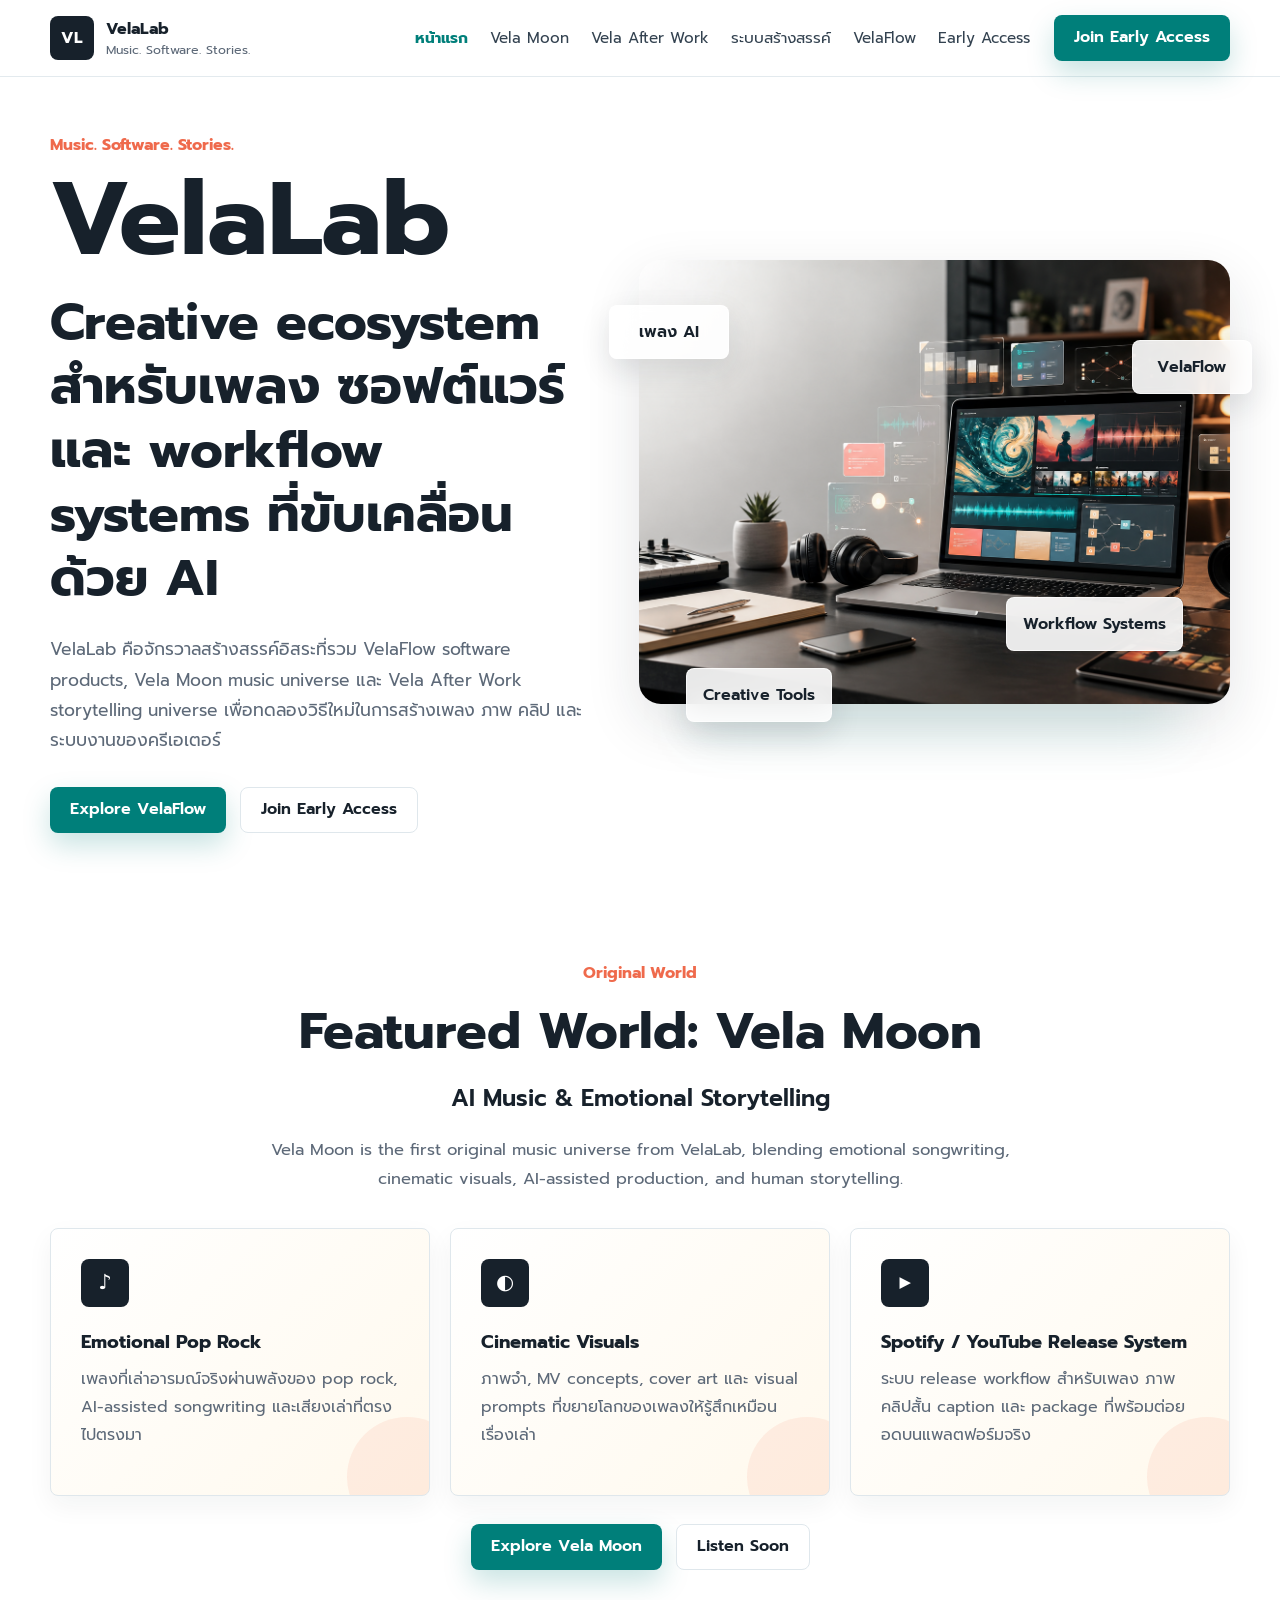
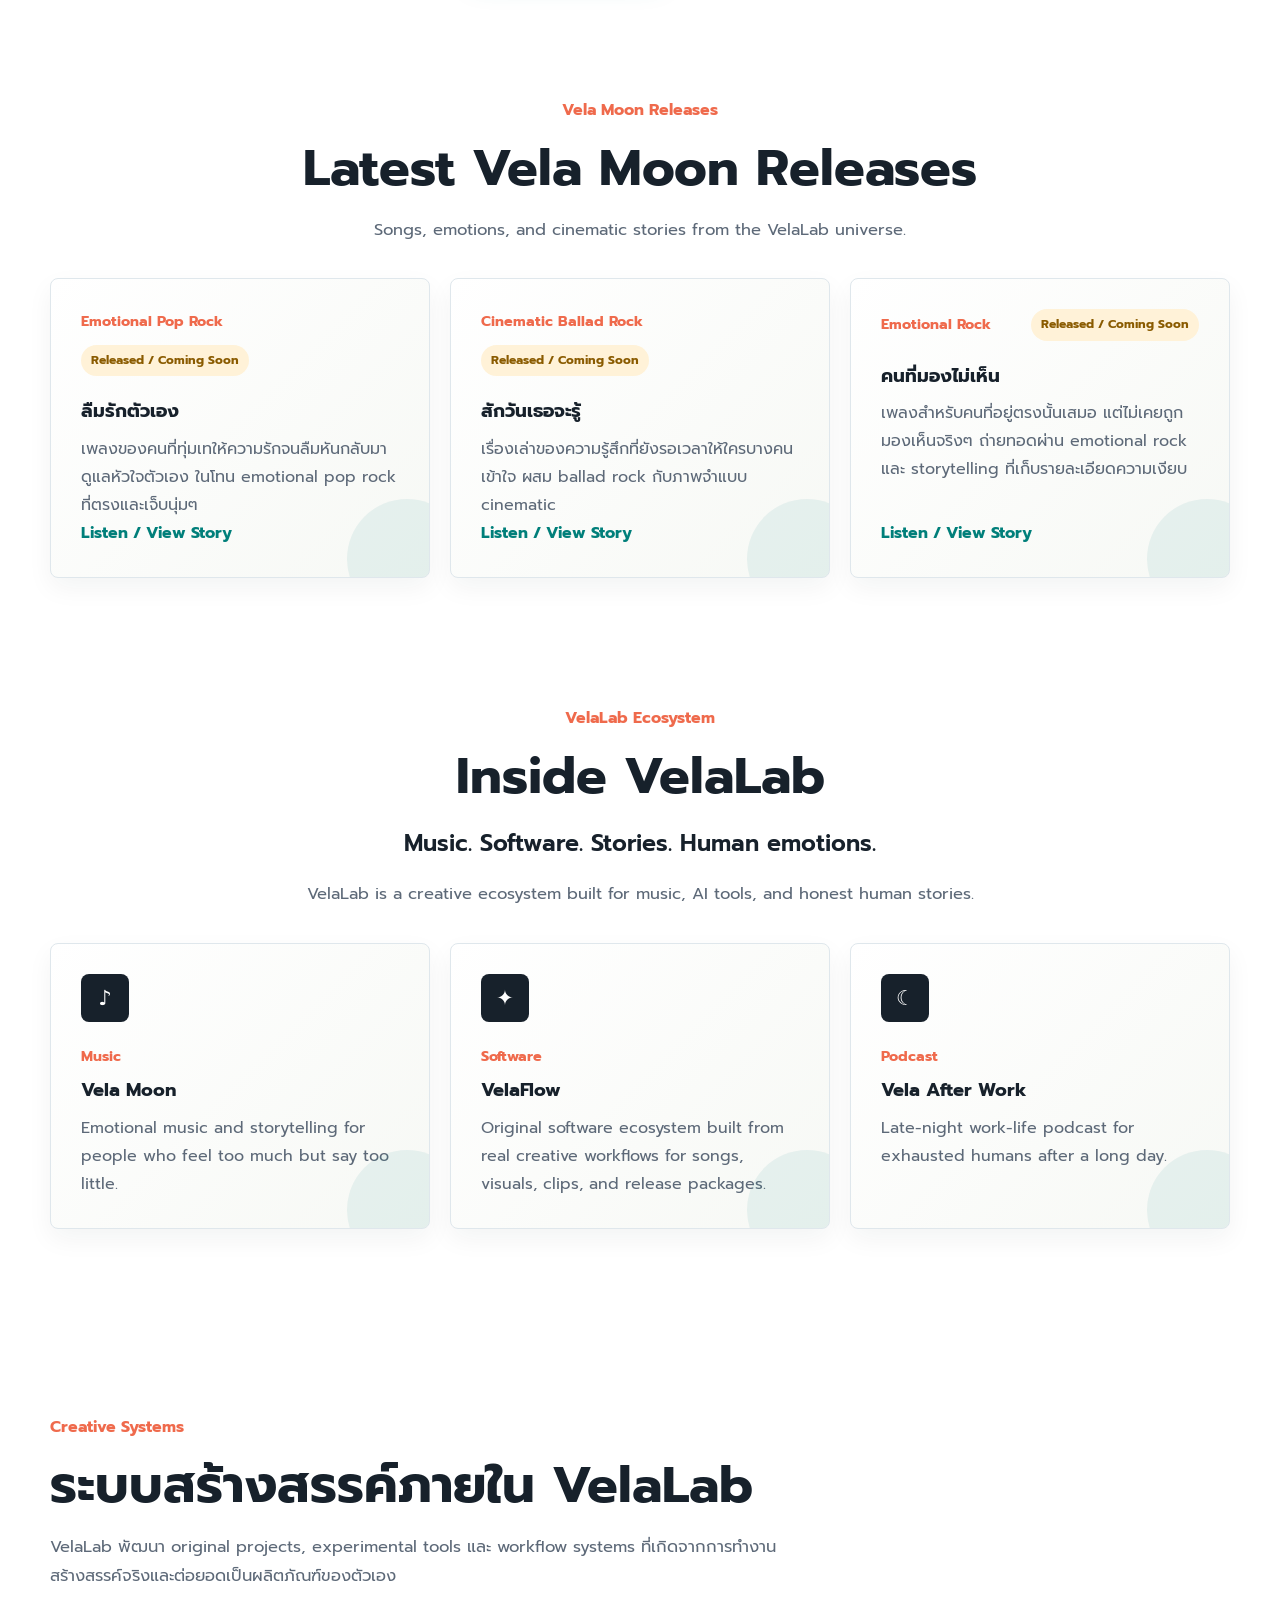
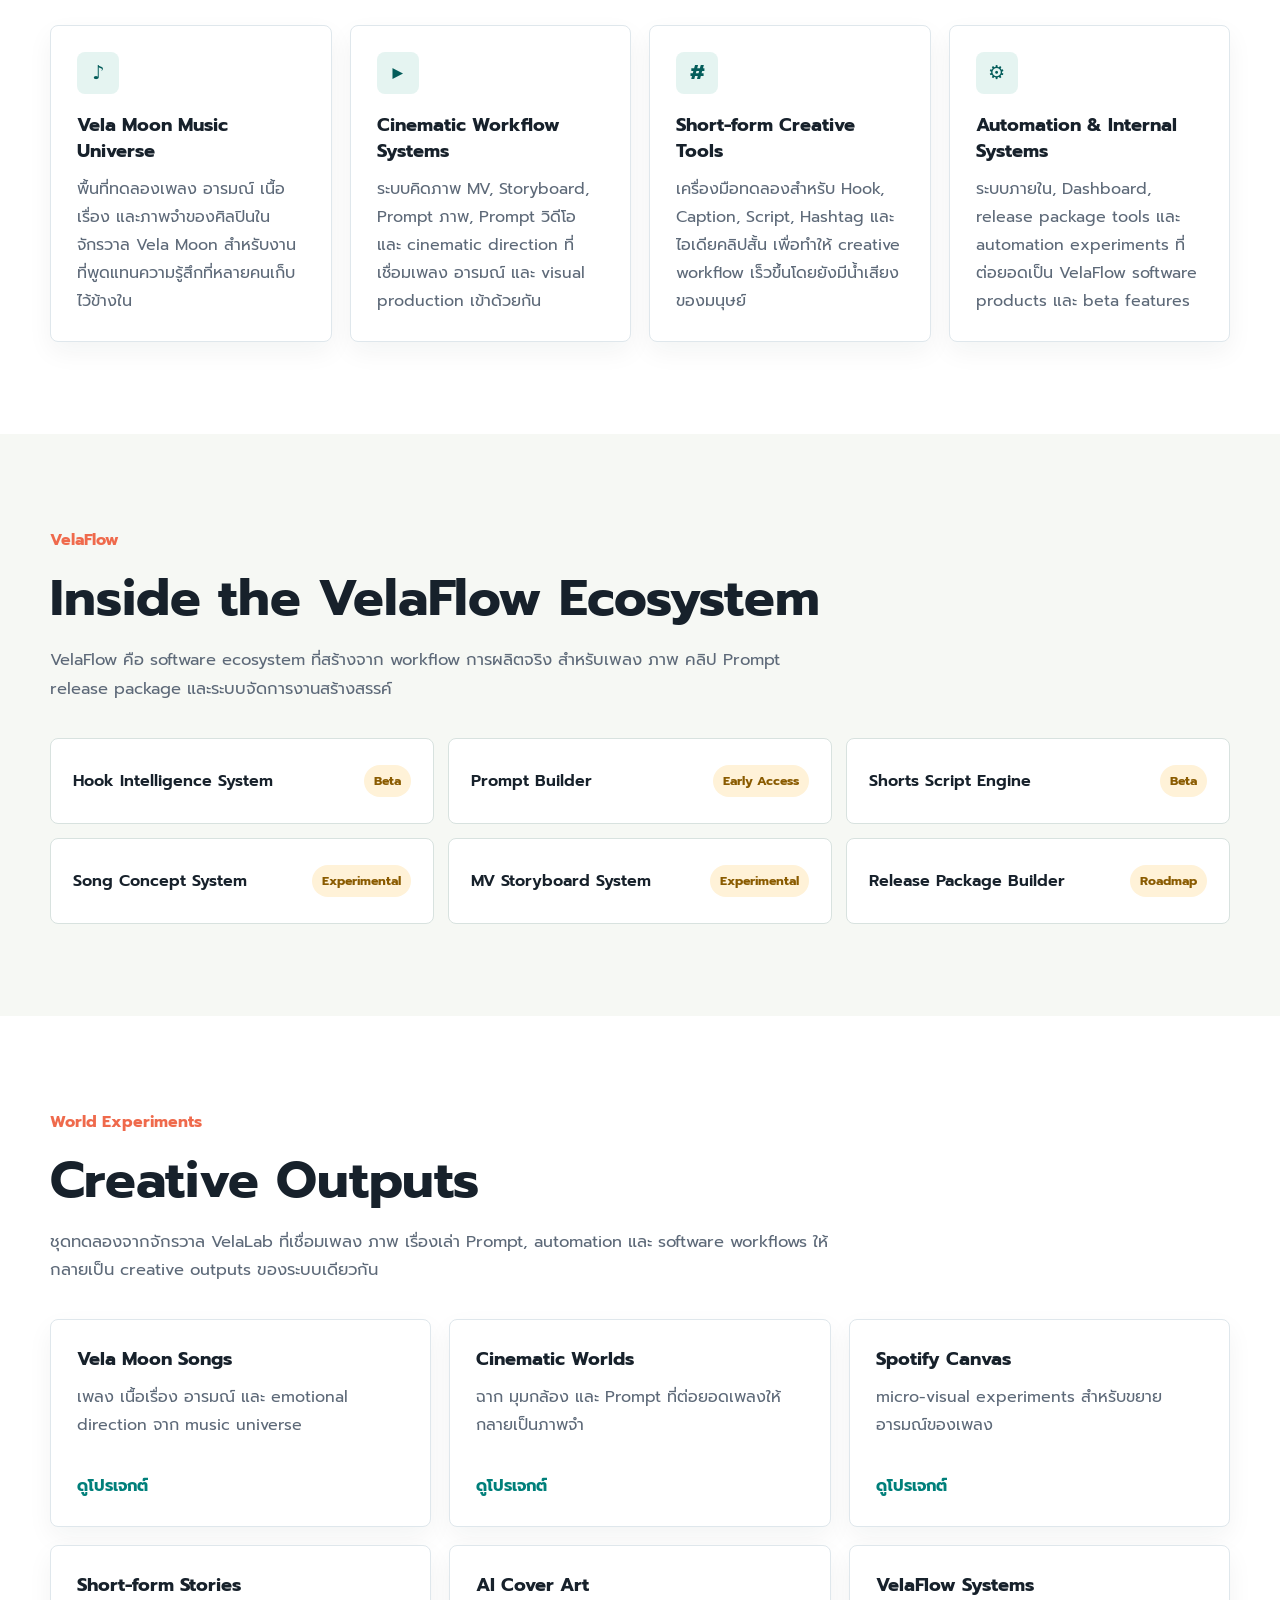
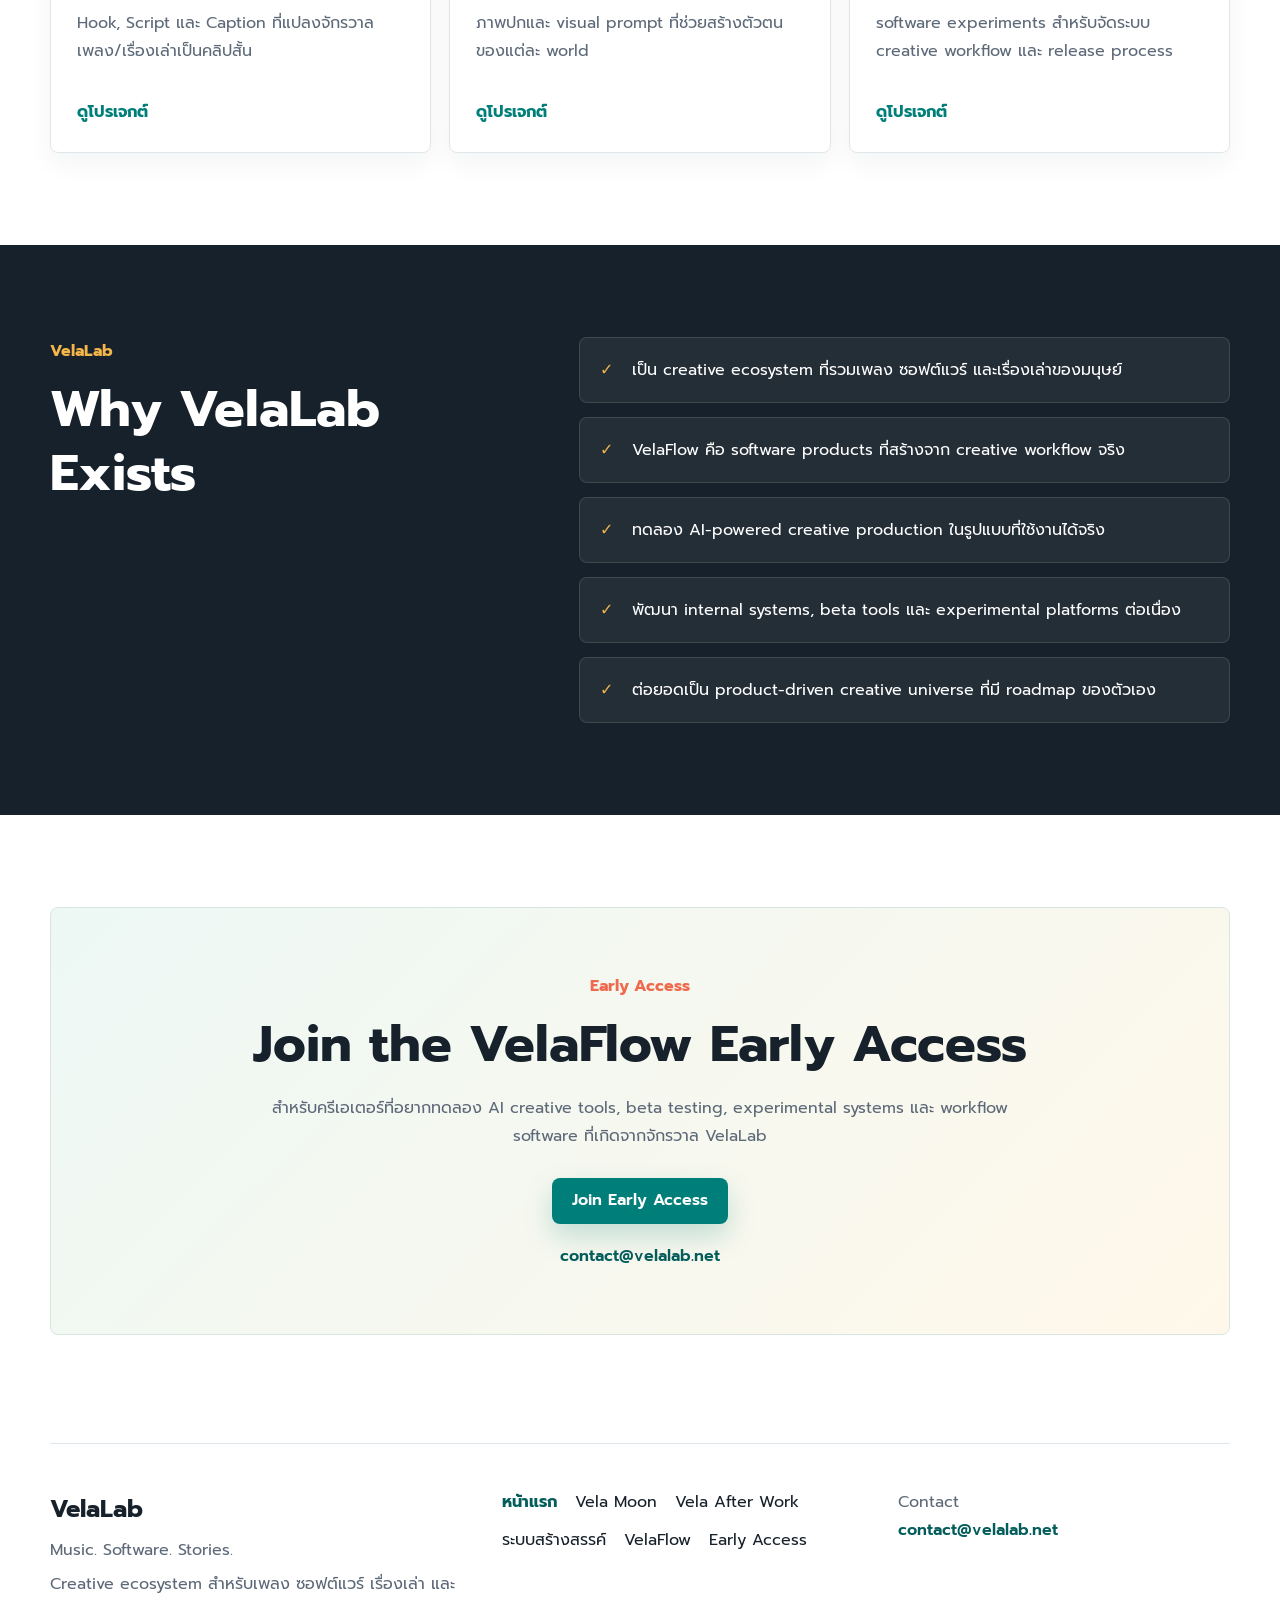
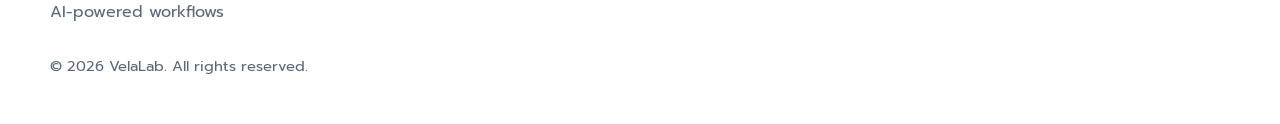
<file: index.html>
<!doctype html>
<html lang="th">
  <head>
    <meta charset="utf-8" />
    <meta name="viewport" content="width=device-width, initial-scale=1" />
    <title>VelaLab | Music. Software. Stories.</title>
    <meta
      name="description"
      content="VelaLab คือ creative ecosystem สำหรับเพลง AI, VelaFlow software products, เครื่องมือสร้างสรรค์, Prompt, คอนเทนต์สั้น และ workflow systems สำหรับครีเอเตอร์ไทย"
    />
    <meta
      name="keywords"
      content="VelaLab, VelaFlow, AI creative tools, software ecosystem, เพลง AI, ทำ MV ด้วย AI, Prompt, คอนเทนต์สั้น, Automation, creative workflow systems, ครีเอเตอร์ไทย"
    />
    <meta name="author" content="VelaLab" />
    <meta property="og:title" content="VelaLab | Music. Software. Stories." />
    <meta
      property="og:description"
      content="Creative ecosystem สำหรับเพลง AI, VelaFlow software products, experimental tools และ workflow systems"
    />
    <meta property="og:type" content="website" />
    <meta property="og:url" content="https://velalab.net" />
    <meta property="og:image" content="assets/velalab-hero.png" />
    <link rel="canonical" href="https://velalab.net" />
    <link rel="preconnect" href="https://fonts.googleapis.com" />
    <link rel="preconnect" href="https://fonts.gstatic.com" crossorigin />
    <link
      href="https://fonts.googleapis.com/css2?family=Prompt:wght@300;400;500;600;700&display=swap"
      rel="stylesheet"
    />
    <link rel="stylesheet" href="styles.css" />
  </head>
  <body>
    <header class="site-header">
      <nav class="nav" aria-label="เมนูหลัก">
        <a class="brand" href="index.html#home" aria-label="VelaLab หน้าแรก">
          <span class="brand-mark">VL</span>
          <span>
            <strong>VelaLab</strong>
            <small>Music. Software. Stories.</small>
          </span>
        </a>
        <button class="nav-toggle" type="button" aria-label="เปิดเมนู" aria-expanded="false">
          <span></span>
          <span></span>
          <span></span>
        </button>
        <div class="nav-links">
          <a class="active" href="index.html#home" aria-current="page">หน้าแรก</a>
          <a href="velamoon.html">Vela Moon</a>
          <a href="vela-after-work.html">Vela After Work</a>
          <a href="index.html#services">ระบบสร้างสรรค์</a>
          <a href="velaflow.html">VelaFlow</a>
          <a href="index.html#contact">Early Access</a>
        </div>
        <a class="nav-cta" href="index.html#contact">Join Early Access</a>
      </nav>
    </header>

    <main>
      <section class="hero section" id="home">
        <div class="hero-copy">
          <p class="eyebrow">Music. Software. Stories.</p>
          <h1>VelaLab</h1>
          <h2>Creative ecosystem สำหรับเพลง ซอฟต์แวร์ และ workflow systems ที่ขับเคลื่อนด้วย AI</h2>
          <p class="hero-text">
            VelaLab คือจักรวาลสร้างสรรค์อิสระที่รวม VelaFlow software products,
            Vela Moon music universe และ Vela After Work storytelling universe
            เพื่อทดลองวิธีใหม่ในการสร้างเพลง ภาพ คลิป และระบบงานของครีเอเตอร์
          </p>
          <div class="hero-actions">
            <a class="button primary" href="velaflow.html">Explore VelaFlow</a>
            <a class="button secondary" href="#contact">Join Early Access</a>
          </div>
        </div>
        <div class="hero-visual" aria-label="ภาพแล็บสร้างสรรค์ด้วย AI">
          <img src="assets/velalab-hero.png" alt="พื้นที่สร้างสรรค์ด้วย AI สำหรับเพลง วิดีโอ คอนเทนต์ และระบบอัตโนมัติ" />
          <div class="floating-card card-one">เพลง AI</div>
          <div class="floating-card card-two">VelaFlow</div>
          <div class="floating-card card-three">Creative Tools</div>
          <div class="floating-card card-four">Workflow Systems</div>
        </div>
      </section>

      <section class="section featured-world-section" aria-labelledby="vela-moon-title">
        <div class="section-heading ecosystem-heading">
          <p class="eyebrow">Original World</p>
          <h2 id="vela-moon-title">Featured World: Vela Moon</h2>
          <p class="ecosystem-subtitle">AI Music & Emotional Storytelling</p>
          <p>
            Vela Moon is the first original music universe from VelaLab, blending emotional
            songwriting, cinematic visuals, AI-assisted production, and human storytelling.
          </p>
        </div>
        <div class="grid ecosystem-grid">
          <article class="card ecosystem-card featured-world-card">
            <span class="ecosystem-icon" aria-hidden="true">♪</span>
            <h3>Emotional Pop Rock</h3>
            <p>
              เพลงที่เล่าอารมณ์จริงผ่านพลังของ pop rock, AI-assisted songwriting
              และเสียงเล่าที่ตรงไปตรงมา
            </p>
          </article>
          <article class="card ecosystem-card featured-world-card">
            <span class="ecosystem-icon" aria-hidden="true">◐</span>
            <h3>Cinematic Visuals</h3>
            <p>
              ภาพจำ, MV concepts, cover art และ visual prompts ที่ขยายโลกของเพลงให้รู้สึกเหมือนเรื่องเล่า
            </p>
          </article>
          <article class="card ecosystem-card featured-world-card">
            <span class="ecosystem-icon" aria-hidden="true">▶</span>
            <h3>Spotify / YouTube Release System</h3>
            <p>
              ระบบ release workflow สำหรับเพลง ภาพ คลิปสั้น caption และ package ที่พร้อมต่อยอดบนแพลตฟอร์มจริง
            </p>
          </article>
        </div>
        <div class="section-actions">
          <a class="button primary" href="velamoon.html">Explore Vela Moon</a>
          <a class="button secondary" href="velamoon.html#releases">Listen Soon</a>
        </div>
      </section>

      <section class="section vela-releases-section" aria-labelledby="vela-releases-title">
        <div class="section-heading ecosystem-heading">
          <p class="eyebrow">Vela Moon Releases</p>
          <h2 id="vela-releases-title">Latest Vela Moon Releases</h2>
          <p>Songs, emotions, and cinematic stories from the VelaLab universe.</p>
        </div>
        <div class="grid ecosystem-grid">
          <article class="card ecosystem-card release-card">
            <div class="release-meta">
              <span>Emotional Pop Rock</span>
              <b>Released / Coming Soon</b>
            </div>
            <h3>ลืมรักตัวเอง</h3>
            <p>
              เพลงของคนที่ทุ่มเทให้ความรักจนลืมหันกลับมาดูแลหัวใจตัวเอง
              ในโทน emotional pop rock ที่ตรงและเจ็บนุ่มๆ
            </p>
            <a href="velamoon.html#releases">Listen / View Story</a>
          </article>
          <article class="card ecosystem-card release-card">
            <div class="release-meta">
              <span>Cinematic Ballad Rock</span>
              <b>Released / Coming Soon</b>
            </div>
            <h3>สักวันเธอจะรู้</h3>
            <p>
              เรื่องเล่าของความรู้สึกที่ยังรอเวลาให้ใครบางคนเข้าใจ
              ผสม ballad rock กับภาพจำแบบ cinematic
            </p>
            <a href="velamoon.html#releases">Listen / View Story</a>
          </article>
          <article class="card ecosystem-card release-card">
            <div class="release-meta">
              <span>Emotional Rock</span>
              <b>Released / Coming Soon</b>
            </div>
            <h3>คนที่มองไม่เห็น</h3>
            <p>
              เพลงสำหรับคนที่อยู่ตรงนั้นเสมอ แต่ไม่เคยถูกมองเห็นจริงๆ
              ถ่ายทอดผ่าน emotional rock และ storytelling ที่เก็บรายละเอียดความเงียบ
            </p>
            <a href="velamoon.html#releases">Listen / View Story</a>
          </article>
        </div>
      </section>

      <section class="section ecosystem-section" aria-labelledby="ecosystem-title">
        <div class="section-heading ecosystem-heading">
          <p class="eyebrow">VelaLab Ecosystem</p>
          <h2 id="ecosystem-title">Inside VelaLab</h2>
          <p class="ecosystem-subtitle">Music. Software. Stories. Human emotions.</p>
          <p>
            VelaLab is a creative ecosystem built for music, AI tools, and honest human stories.
          </p>
        </div>
        <div class="grid ecosystem-grid">
          <a class="card ecosystem-card card-link" href="velamoon.html">
            <span class="ecosystem-icon" aria-hidden="true">♪</span>
            <p class="ecosystem-role">Music</p>
            <h3>Vela Moon</h3>
            <p>
              Emotional music and storytelling for people who feel too much but say too little.
            </p>
          </a>
          <a class="card ecosystem-card card-link" href="velaflow.html">
            <span class="ecosystem-icon" aria-hidden="true">✦</span>
            <p class="ecosystem-role">Software</p>
            <h3>VelaFlow</h3>
            <p>
              Original software ecosystem built from real creative workflows for songs, visuals,
              clips, and release packages.
            </p>
          </a>
          <a class="card ecosystem-card card-link" href="vela-after-work.html">
            <span class="ecosystem-icon" aria-hidden="true">☾</span>
            <p class="ecosystem-role">Podcast</p>
            <h3>Vela After Work</h3>
            <p>
              Late-night work-life podcast for exhausted humans after a long day.
            </p>
          </a>
        </div>
      </section>

      <section class="section" id="services">
        <div class="section-heading">
          <p class="eyebrow">Creative Systems</p>
          <h2>ระบบสร้างสรรค์ภายใน VelaLab</h2>
          <p>
            VelaLab พัฒนา original projects, experimental tools และ workflow systems
            ที่เกิดจากการทำงานสร้างสรรค์จริงและต่อยอดเป็นผลิตภัณฑ์ของตัวเอง
          </p>
        </div>
        <div class="grid services-grid">
          <article class="card service-card">
            <span class="icon">♪</span>
            <h3>Vela Moon Music Universe</h3>
            <p>
              พื้นที่ทดลองเพลง อารมณ์ เนื้อเรื่อง และภาพจำของศิลปินในจักรวาล Vela Moon
              สำหรับงานที่พูดแทนความรู้สึกที่หลายคนเก็บไว้ข้างใน
            </p>
          </article>
          <article class="card service-card">
            <span class="icon">▶</span>
            <h3>Cinematic Workflow Systems</h3>
            <p>
              ระบบคิดภาพ MV, Storyboard, Prompt ภาพ, Prompt วิดีโอ และ cinematic direction
              ที่เชื่อมเพลง อารมณ์ และ visual production เข้าด้วยกัน
            </p>
          </article>
          <article class="card service-card">
            <span class="icon">#</span>
            <h3>Short-form Creative Tools</h3>
            <p>
              เครื่องมือทดลองสำหรับ Hook, Caption, Script, Hashtag และไอเดียคลิปสั้น
              เพื่อทำให้ creative workflow เร็วขึ้นโดยยังมีน้ำเสียงของมนุษย์
            </p>
          </article>
          <article class="card service-card">
            <span class="icon">⚙</span>
            <h3>Automation & Internal Systems</h3>
            <p>
              ระบบภายใน, Dashboard, release package tools และ automation experiments
              ที่ต่อยอดเป็น VelaFlow software products และ beta features
            </p>
          </article>
        </div>
      </section>

      <section class="section tools-band" id="tools">
        <div class="section-heading">
          <p class="eyebrow">VelaFlow</p>
          <h2>Inside the VelaFlow Ecosystem</h2>
          <p>
            VelaFlow คือ software ecosystem ที่สร้างจาก workflow การผลิตจริง
            สำหรับเพลง ภาพ คลิป Prompt release package และระบบจัดการงานสร้างสรรค์
          </p>
        </div>
        <div class="tool-list">
          <article class="tool-card"><span>Hook Intelligence System</span><b>Beta</b></article>
          <article class="tool-card"><span>Prompt Builder</span><b>Early Access</b></article>
          <article class="tool-card"><span>Shorts Script Engine</span><b>Beta</b></article>
          <article class="tool-card"><span>Song Concept System</span><b>Experimental</b></article>
          <article class="tool-card"><span>MV Storyboard System</span><b>Experimental</b></article>
          <article class="tool-card"><span>Release Package Builder</span><b>Roadmap</b></article>
        </div>
      </section>

      <section class="section" id="showcase">
        <div class="section-heading">
          <p class="eyebrow">World Experiments</p>
          <h2>Creative Outputs</h2>
          <p>
            ชุดทดลองจากจักรวาล VelaLab ที่เชื่อมเพลง ภาพ เรื่องเล่า Prompt, automation
            และ software workflows ให้กลายเป็น creative outputs ของระบบเดียวกัน
          </p>
        </div>
        <div class="grid showcase-grid">
          <article class="card showcase-card">
            <h3>Vela Moon Songs</h3>
            <p>เพลง เนื้อเรื่อง อารมณ์ และ emotional direction จาก music universe</p>
            <a href="velamoon.html#releases">ดูโปรเจกต์</a>
          </article>
          <article class="card showcase-card">
            <h3>Cinematic Worlds</h3>
            <p>ฉาก มุมกล้อง และ Prompt ที่ต่อยอดเพลงให้กลายเป็นภาพจำ</p>
            <a href="velamoon.html#direction">ดูโปรเจกต์</a>
          </article>
          <article class="card showcase-card">
            <h3>Spotify Canvas</h3>
            <p>micro-visual experiments สำหรับขยายอารมณ์ของเพลง</p>
            <a href="velamoon.html#releases">ดูโปรเจกต์</a>
          </article>
          <article class="card showcase-card">
            <h3>Short-form Stories</h3>
            <p>Hook, Script และ Caption ที่แปลงจักรวาลเพลง/เรื่องเล่าเป็นคลิปสั้น</p>
            <a href="velamoon.html#releases">ดูโปรเจกต์</a>
          </article>
          <article class="card showcase-card">
            <h3>AI Cover Art</h3>
            <p>ภาพปกและ visual prompt ที่ช่วยสร้างตัวตนของแต่ละ world</p>
            <a href="velamoon.html#direction">ดูโปรเจกต์</a>
          </article>
          <article class="card showcase-card">
            <h3>VelaFlow Systems</h3>
            <p>software experiments สำหรับจัดระบบ creative workflow และ release process</p>
            <a href="velaflow.html#modules">ดูโปรเจกต์</a>
          </article>
        </div>
      </section>

      <section class="section why-section">
        <div class="why-layout">
          <div>
            <p class="eyebrow">VelaLab</p>
            <h2>Why VelaLab Exists</h2>
          </div>
          <ul class="why-list">
            <li>เป็น creative ecosystem ที่รวมเพลง ซอฟต์แวร์ และเรื่องเล่าของมนุษย์</li>
            <li>VelaFlow คือ software products ที่สร้างจาก creative workflow จริง</li>
            <li>ทดลอง AI-powered creative production ในรูปแบบที่ใช้งานได้จริง</li>
            <li>พัฒนา internal systems, beta tools และ experimental platforms ต่อเนื่อง</li>
            <li>ต่อยอดเป็น product-driven creative universe ที่มี roadmap ของตัวเอง</li>
          </ul>
        </div>
      </section>

      <section class="section contact-section" id="contact">
        <div class="contact-panel">
          <p class="eyebrow">Early Access</p>
          <h2>Join the VelaFlow Early Access</h2>
          <p>
            สำหรับครีเอเตอร์ที่อยากทดลอง AI creative tools, beta testing,
            experimental systems และ workflow software ที่เกิดจากจักรวาล VelaLab
          </p>
          <a class="button primary" href="mailto:contact@velalab.net">Join Early Access</a>
          <a class="email-link" href="mailto:contact@velalab.net">contact@velalab.net</a>
        </div>
      </section>
    </main>

    <footer class="footer">
      <div class="footer-brand">
        <h2>VelaLab</h2>
        <p>Music. Software. Stories.</p>
        <p>Creative ecosystem สำหรับเพลง ซอฟต์แวร์ เรื่องเล่า และ AI-powered workflows</p>
      </div>
      <div class="footer-links">
        <a class="active" href="index.html#home" aria-current="page">หน้าแรก</a>
        <a href="velamoon.html">Vela Moon</a>
        <a href="vela-after-work.html">Vela After Work</a>
        <a href="index.html#services">ระบบสร้างสรรค์</a>
        <a href="velaflow.html">VelaFlow</a>
        <a href="index.html#contact">Early Access</a>
      </div>
      <div class="footer-contact">
        <p>Contact</p>
        <a href="mailto:contact@velalab.net">contact@velalab.net</a>
      </div>
      <p class="copyright">© 2026 VelaLab. All rights reserved.</p>
    </footer>

    <script src="script.js"></script>
  </body>
</html>
</file>
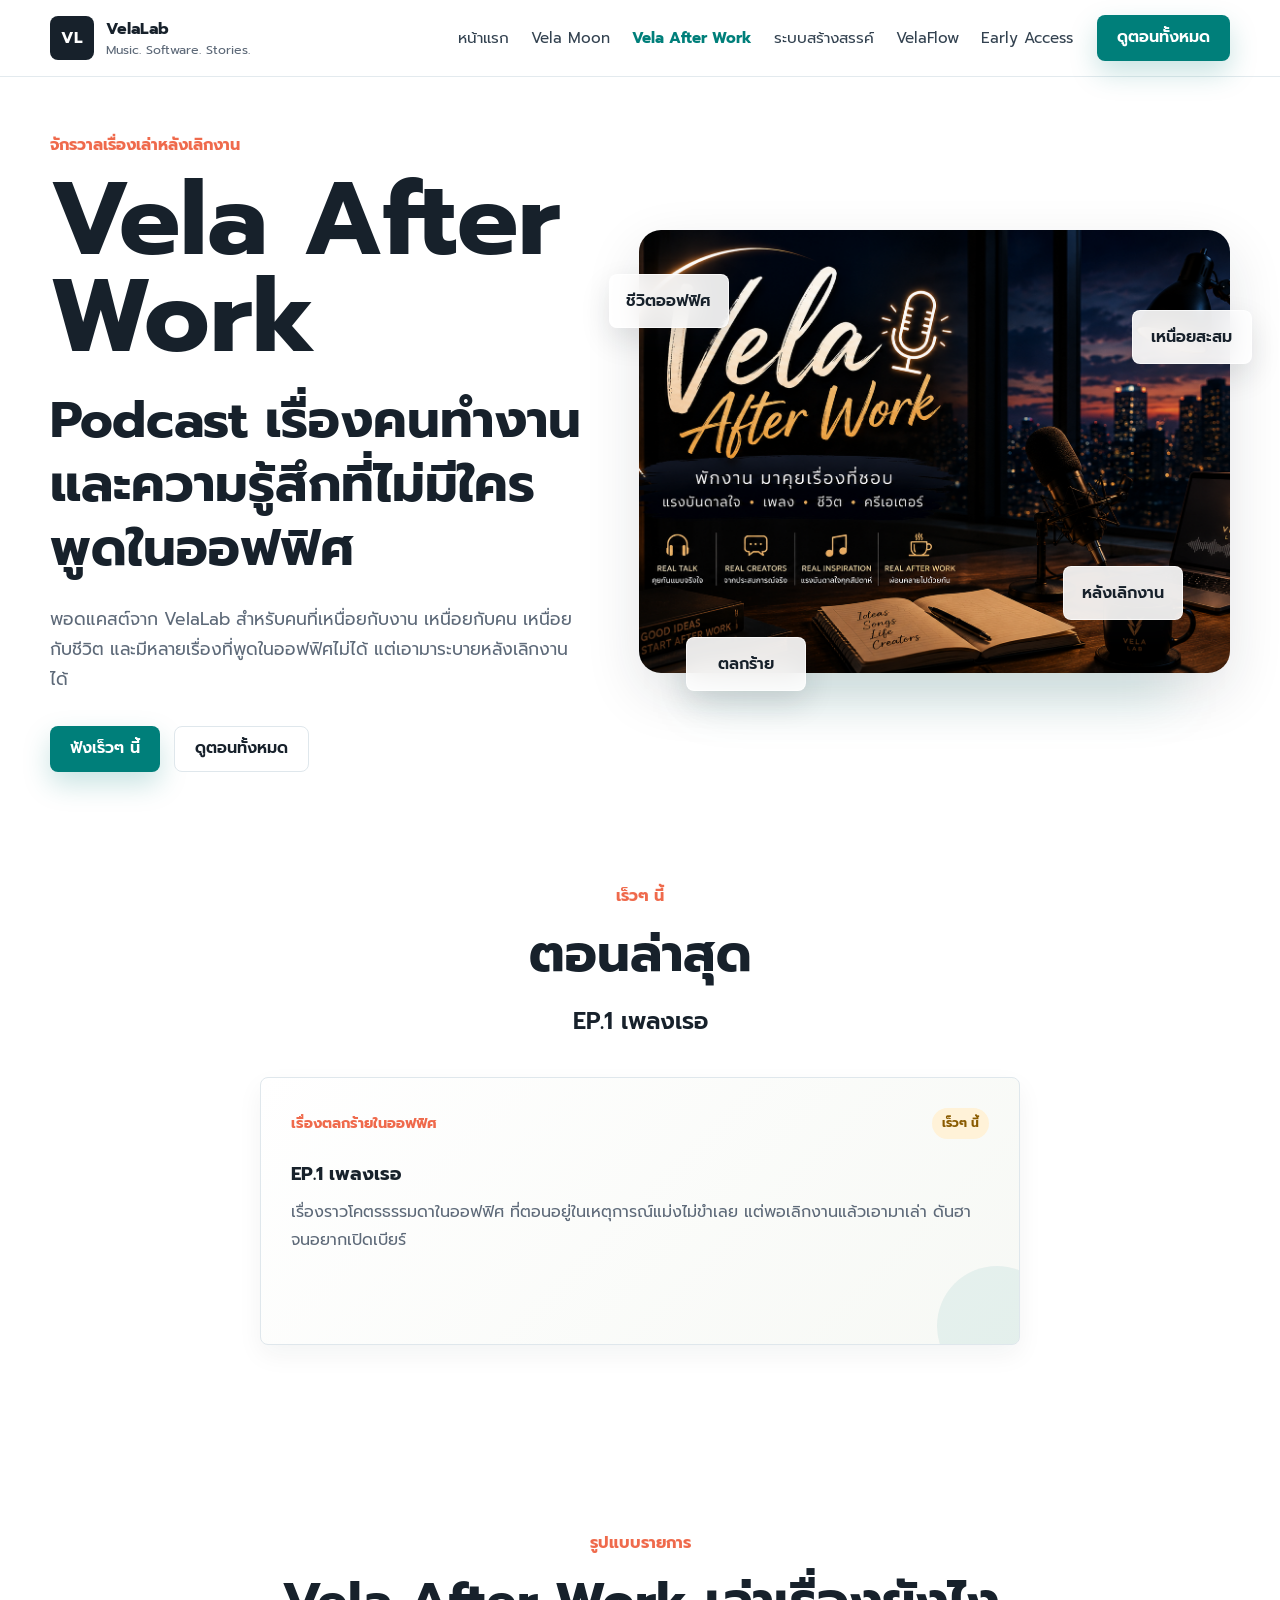
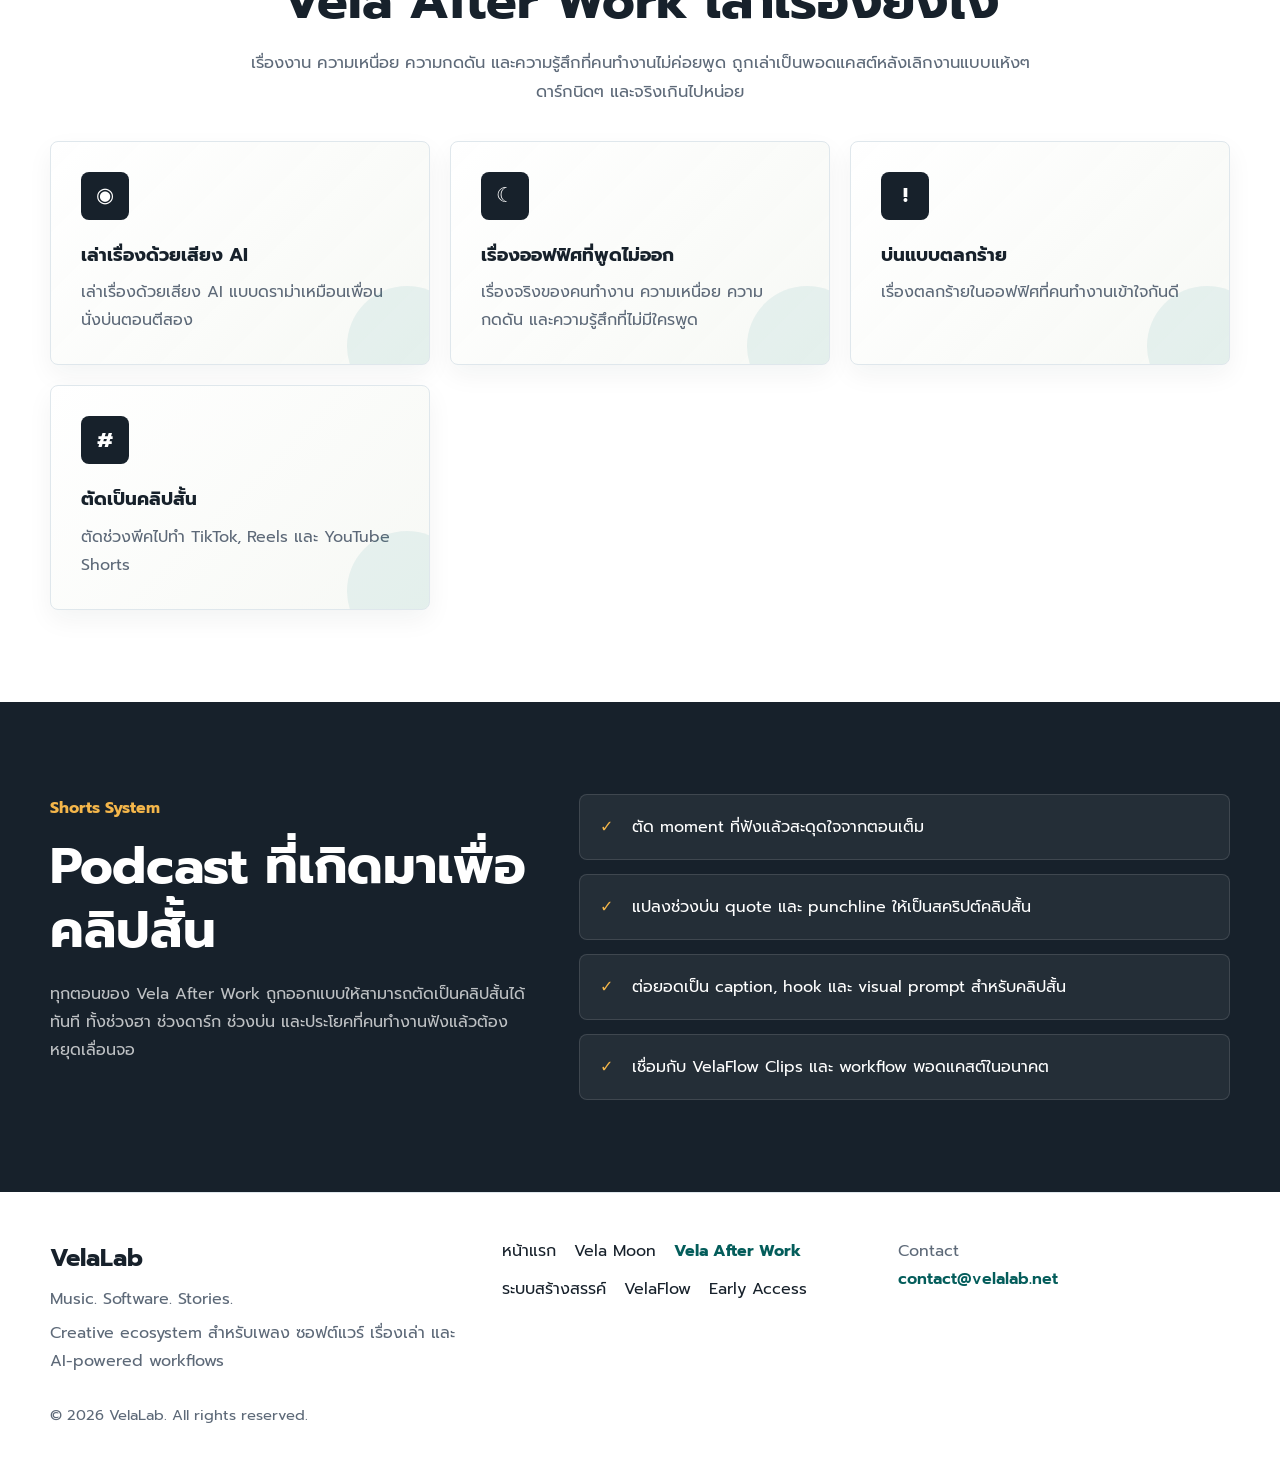
<file: vela-after-work.html>
<!doctype html>
<html lang="th">
  <head>
    <meta charset="utf-8" />
    <meta name="viewport" content="width=device-width, initial-scale=1" />
    <title>Vela After Work | พอดแคสต์เรื่องคนทำงาน</title>
    <meta
      name="description"
      content="Vela After Work คือพอดแคสต์จาก VelaLab เกี่ยวกับชีวิตออฟฟิศ ความเหนื่อย ความกดดัน และเรื่องที่คนทำงานไม่ค่อยพูดออกมา"
    />
    <meta name="author" content="VelaLab" />
    <meta property="og:title" content="Vela After Work | พอดแคสต์เรื่องคนทำงาน" />
    <meta
      property="og:description"
      content="พอดแคสต์เล่าเรื่องหลังเลิกงานจาก VelaLab สำหรับความรู้สึกที่คนทำงานไม่ค่อยพูดในออฟฟิศ"
    />
    <meta property="og:type" content="website" />
    <meta property="og:url" content="https://velalab.net/vela-after-work.html" />
    <meta property="og:image" content="assets/vela-after-work-hero.png" />
    <link rel="canonical" href="https://velalab.net/vela-after-work.html" />
    <link rel="preconnect" href="https://fonts.googleapis.com" />
    <link rel="preconnect" href="https://fonts.gstatic.com" crossorigin />
    <link
      href="https://fonts.googleapis.com/css2?family=Prompt:wght@300;400;500;600;700&display=swap"
      rel="stylesheet"
    />
    <link rel="stylesheet" href="styles.css" />
  </head>
  <body>
    <header class="site-header">
      <nav class="nav" aria-label="เมนูหลัก">
        <a class="brand" href="index.html#home" aria-label="VelaLab หน้าแรก">
          <span class="brand-mark">VL</span>
          <span>
            <strong>VelaLab</strong>
            <small>Music. Software. Stories.</small>
          </span>
        </a>
        <button class="nav-toggle" type="button" aria-label="เปิดเมนู" aria-expanded="false">
          <span></span>
          <span></span>
          <span></span>
        </button>
        <div class="nav-links">
          <a href="index.html#home">หน้าแรก</a>
          <a href="velamoon.html">Vela Moon</a>
          <a class="active" href="vela-after-work.html" aria-current="page">Vela After Work</a>
          <a href="index.html#services">ระบบสร้างสรรค์</a>
          <a href="velaflow.html">VelaFlow</a>
          <a href="index.html#contact">Early Access</a>
        </div>
        <a class="nav-cta" href="#episodes">ดูตอนทั้งหมด</a>
      </nav>
    </header>

    <main>
      <section class="hero section subpage-hero" id="home">
        <div class="hero-copy">
          <p class="eyebrow">จักรวาลเรื่องเล่าหลังเลิกงาน</p>
          <h1>Vela After Work</h1>
          <h2>Podcast เรื่องคนทำงานและความรู้สึกที่ไม่มีใครพูดในออฟฟิศ</h2>
          <p class="hero-text">
            พอดแคสต์จาก VelaLab สำหรับคนที่เหนื่อยกับงาน เหนื่อยกับคน เหนื่อยกับชีวิต
            และมีหลายเรื่องที่พูดในออฟฟิศไม่ได้ แต่เอามาระบายหลังเลิกงานได้
          </p>
          <div class="hero-actions">
            <a class="button primary" href="#episodes">ฟังเร็วๆ นี้</a>
            <a class="button secondary" href="#episodes">ดูตอนทั้งหมด</a>
          </div>
        </div>
        <div class="hero-visual" aria-label="จักรวาลพอดแคสต์ Vela After Work">
          <img src="assets/vela-after-work-hero.png" alt="จักรวาลพอดแคสต์ Vela After Work เรื่องคนทำงานและชีวิตหลังเลิกงาน" />
          <div class="floating-card card-one">ชีวิตออฟฟิศ</div>
          <div class="floating-card card-two">เหนื่อยสะสม</div>
          <div class="floating-card card-three">ตลกร้าย</div>
          <div class="floating-card card-four">หลังเลิกงาน</div>
        </div>
      </section>

      <section class="section vela-releases-section" id="episodes" aria-labelledby="episode-title">
        <div class="section-heading ecosystem-heading">
          <p class="eyebrow">เร็วๆ นี้</p>
          <h2 id="episode-title">ตอนล่าสุด</h2>
          <p class="ecosystem-subtitle">EP.1 เพลงเรอ</p>
        </div>
        <article class="card ecosystem-card episode-card">
          <div class="release-meta">
            <span>เรื่องตลกร้ายในออฟฟิศ</span>
            <b>เร็วๆ นี้</b>
          </div>
          <h3>EP.1 เพลงเรอ</h3>
          <p>
            เรื่องราวโคตรธรรมดาในออฟฟิศ
            ที่ตอนอยู่ในเหตุการณ์แม่งไม่ขำเลย
            แต่พอเลิกงานแล้วเอามาเล่า
            ดันฮาจนอยากเปิดเบียร์
          </p>
        </article>
      </section>

      <section class="section" aria-labelledby="format-title">
        <div class="section-heading ecosystem-heading">
          <p class="eyebrow">รูปแบบรายการ</p>
          <h2 id="format-title">Vela After Work เล่าเรื่องยังไง</h2>
          <p>
            เรื่องงาน ความเหนื่อย ความกดดัน และความรู้สึกที่คนทำงานไม่ค่อยพูด
            ถูกเล่าเป็นพอดแคสต์หลังเลิกงานแบบแห้งๆ ดาร์กนิดๆ และจริงเกินไปหน่อย
          </p>
        </div>
        <div class="grid ecosystem-grid">
          <article class="card ecosystem-card module-card">
            <span class="ecosystem-icon" aria-hidden="true">◉</span>
            <h3>เล่าเรื่องด้วยเสียง AI</h3>
            <p>เล่าเรื่องด้วยเสียง AI แบบดราม่าเหมือนเพื่อนนั่งบ่นตอนตีสอง</p>
          </article>
          <article class="card ecosystem-card module-card">
            <span class="ecosystem-icon" aria-hidden="true">☾</span>
            <h3>เรื่องออฟฟิศที่พูดไม่ออก</h3>
            <p>เรื่องจริงของคนทำงาน ความเหนื่อย ความกดดัน และความรู้สึกที่ไม่มีใครพูด</p>
          </article>
          <article class="card ecosystem-card module-card">
            <span class="ecosystem-icon" aria-hidden="true">!</span>
            <h3>บ่นแบบตลกร้าย</h3>
            <p>เรื่องตลกร้ายในออฟฟิศที่คนทำงานเข้าใจกันดี</p>
          </article>
          <article class="card ecosystem-card module-card">
            <span class="ecosystem-icon" aria-hidden="true">#</span>
            <h3>ตัดเป็นคลิปสั้น</h3>
            <p>ตัดช่วงพีคไปทำ TikTok, Reels และ YouTube Shorts</p>
          </article>
        </div>
      </section>

      <section class="section why-section">
        <div class="why-layout">
          <div>
            <p class="eyebrow">Shorts System</p>
            <h2>Podcast ที่เกิดมาเพื่อคลิปสั้น</h2>
            <p class="direction-intro">
              ทุกตอนของ Vela After Work ถูกออกแบบให้สามารถตัดเป็นคลิปสั้นได้ทันที
              ทั้งช่วงฮา ช่วงดาร์ก ช่วงบ่น และประโยคที่คนทำงานฟังแล้วต้องหยุดเลื่อนจอ
            </p>
          </div>
          <ul class="why-list">
            <li>ตัด moment ที่ฟังแล้วสะดุดใจจากตอนเต็ม</li>
            <li>แปลงช่วงบ่น quote และ punchline ให้เป็นสคริปต์คลิปสั้น</li>
            <li>ต่อยอดเป็น caption, hook และ visual prompt สำหรับคลิปสั้น</li>
            <li>เชื่อมกับ VelaFlow Clips และ workflow พอดแคสต์ในอนาคต</li>
          </ul>
        </div>
      </section>
    </main>

    <footer class="footer">
      <div class="footer-brand">
        <h2>VelaLab</h2>
        <p>Music. Software. Stories.</p>
        <p>Creative ecosystem สำหรับเพลง ซอฟต์แวร์ เรื่องเล่า และ AI-powered workflows</p>
      </div>
      <div class="footer-links">
        <a href="index.html#home">หน้าแรก</a>
        <a href="velamoon.html">Vela Moon</a>
        <a class="active" href="vela-after-work.html" aria-current="page">Vela After Work</a>
        <a href="index.html#services">ระบบสร้างสรรค์</a>
        <a href="velaflow.html">VelaFlow</a>
        <a href="index.html#contact">Early Access</a>
      </div>
      <div class="footer-contact">
        <p>Contact</p>
        <a href="mailto:contact@velalab.net">contact@velalab.net</a>
      </div>
      <p class="copyright">© 2026 VelaLab. All rights reserved.</p>
    </footer>

    <script src="script.js"></script>
  </body>
</html>
</file>
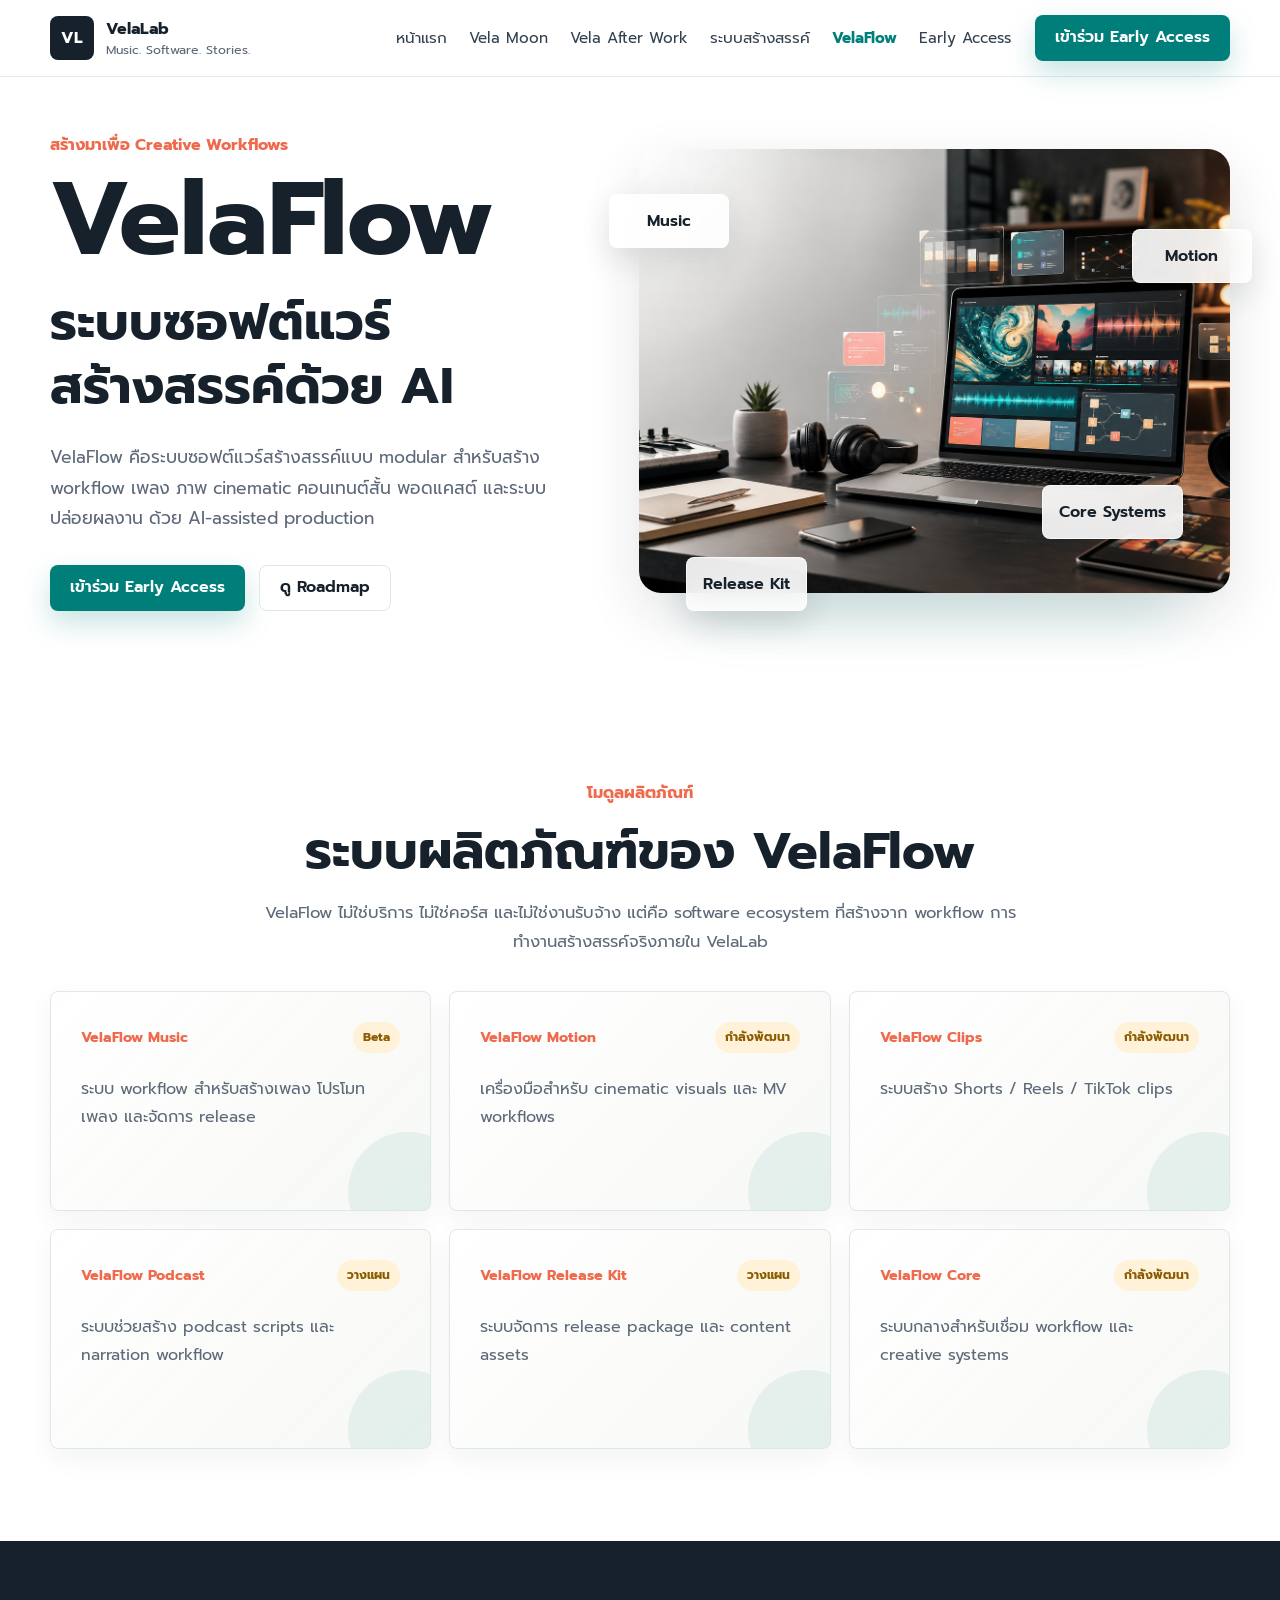
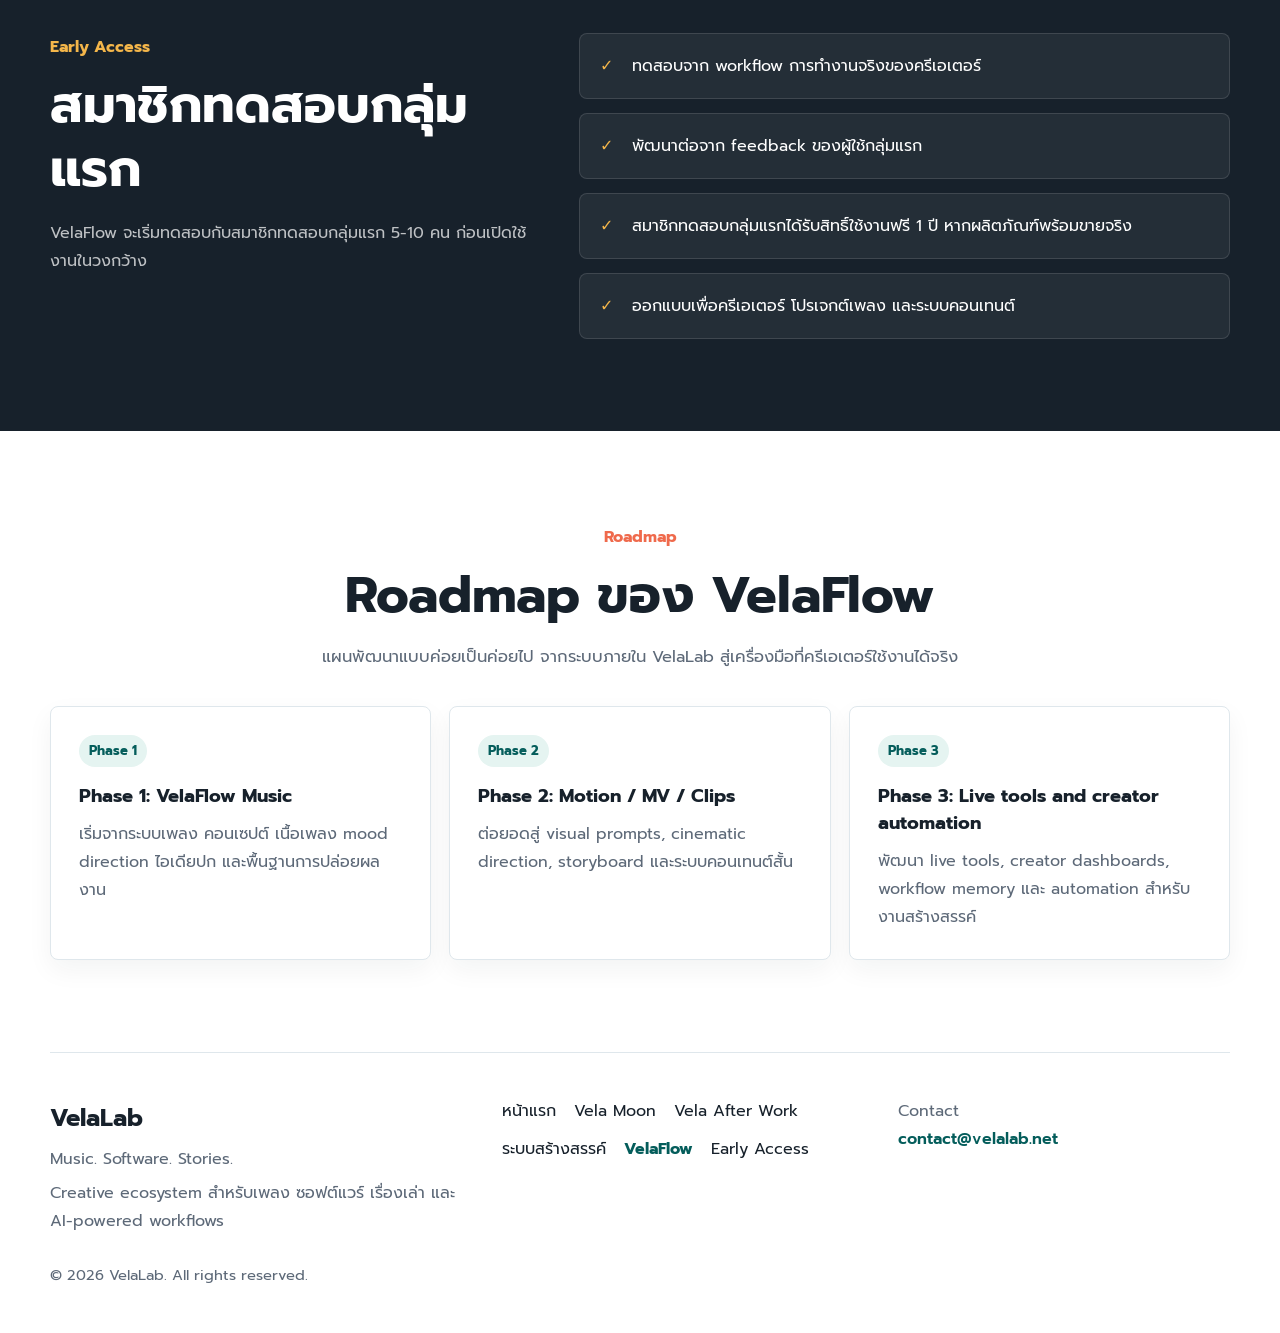
<file: velaflow.html>
<!doctype html>
<html lang="th">
  <head>
    <meta charset="utf-8" />
    <meta name="viewport" content="width=device-width, initial-scale=1" />
    <title>VelaFlow | ระบบซอฟต์แวร์สร้างสรรค์ด้วย AI</title>
    <meta
      name="description"
      content="VelaFlow คือระบบซอฟต์แวร์สร้างสรรค์จาก VelaLab สำหรับ workflow เพลง ภาพ cinematic คอนเทนต์สั้น พอดแคสต์ และระบบปล่อยผลงาน"
    />
    <meta name="author" content="VelaLab" />
    <meta property="og:title" content="VelaFlow | ระบบซอฟต์แวร์สร้างสรรค์ด้วย AI" />
    <meta
      property="og:description"
      content="VelaFlow คือระบบซอฟต์แวร์สร้างสรรค์จาก workflow จริงภายใน VelaLab สำหรับครีเอเตอร์ เพลง และคอนเทนต์"
    />
    <meta property="og:type" content="website" />
    <meta property="og:url" content="https://velalab.net/velaflow.html" />
    <meta property="og:image" content="assets/velalab-hero.png" />
    <link rel="canonical" href="https://velalab.net/velaflow.html" />
    <link rel="preconnect" href="https://fonts.googleapis.com" />
    <link rel="preconnect" href="https://fonts.gstatic.com" crossorigin />
    <link
      href="https://fonts.googleapis.com/css2?family=Prompt:wght@300;400;500;600;700&display=swap"
      rel="stylesheet"
    />
    <link rel="stylesheet" href="styles.css" />
  </head>
  <body>
    <header class="site-header">
      <nav class="nav" aria-label="เมนูหลัก">
        <a class="brand" href="index.html#home" aria-label="VelaLab หน้าแรก">
          <span class="brand-mark">VL</span>
          <span>
            <strong>VelaLab</strong>
            <small>Music. Software. Stories.</small>
          </span>
        </a>
        <button class="nav-toggle" type="button" aria-label="เปิดเมนู" aria-expanded="false">
          <span></span>
          <span></span>
          <span></span>
        </button>
        <div class="nav-links">
          <a href="index.html#home">หน้าแรก</a>
          <a href="velamoon.html">Vela Moon</a>
          <a href="vela-after-work.html">Vela After Work</a>
          <a href="index.html#services">ระบบสร้างสรรค์</a>
          <a class="active" href="velaflow.html" aria-current="page">VelaFlow</a>
          <a href="index.html#contact">Early Access</a>
        </div>
        <a class="nav-cta" href="mailto:contact@velalab.net">เข้าร่วม Early Access</a>
      </nav>
    </header>

    <main>
      <section class="hero section subpage-hero" id="home">
        <div class="hero-copy">
          <p class="eyebrow">สร้างมาเพื่อ Creative Workflows</p>
          <h1>VelaFlow</h1>
          <h2>ระบบซอฟต์แวร์สร้างสรรค์ด้วย AI</h2>
          <p class="hero-text">
            VelaFlow คือระบบซอฟต์แวร์สร้างสรรค์แบบ modular สำหรับสร้าง workflow เพลง
            ภาพ cinematic คอนเทนต์สั้น พอดแคสต์ และระบบปล่อยผลงาน ด้วย AI-assisted production
          </p>
          <div class="hero-actions">
            <a class="button primary" href="mailto:contact@velalab.net">เข้าร่วม Early Access</a>
            <a class="button secondary" href="#roadmap">ดู Roadmap</a>
          </div>
        </div>
        <div class="hero-visual" aria-label="VelaFlow AI creative software ecosystem">
          <img src="assets/velalab-hero.png" alt="VelaFlow modular creative software ecosystem for AI-assisted production" />
          <div class="floating-card card-one">Music</div>
          <div class="floating-card card-two">Motion</div>
          <div class="floating-card card-three">Release Kit</div>
          <div class="floating-card card-four">Core Systems</div>
        </div>
      </section>

      <section class="section" id="modules" aria-labelledby="modules-title">
        <div class="section-heading ecosystem-heading">
          <p class="eyebrow">โมดูลผลิตภัณฑ์</p>
          <h2 id="modules-title">ระบบผลิตภัณฑ์ของ VelaFlow</h2>
          <p>
            VelaFlow ไม่ใช่บริการ ไม่ใช่คอร์ส และไม่ใช่งานรับจ้าง แต่คือ software ecosystem
            ที่สร้างจาก workflow การทำงานสร้างสรรค์จริงภายใน VelaLab
          </p>
        </div>
        <div class="grid showcase-grid">
          <article class="card ecosystem-card module-card">
            <div class="release-meta">
              <span>VelaFlow Music</span>
              <b>Beta</b>
            </div>
            <p>ระบบ workflow สำหรับสร้างเพลง โปรโมทเพลง และจัดการ release</p>
          </article>
          <article class="card ecosystem-card module-card">
            <div class="release-meta">
              <span>VelaFlow Motion</span>
              <b>กำลังพัฒนา</b>
            </div>
            <p>เครื่องมือสำหรับ cinematic visuals และ MV workflows</p>
          </article>
          <article class="card ecosystem-card module-card">
            <div class="release-meta">
              <span>VelaFlow Clips</span>
              <b>กำลังพัฒนา</b>
            </div>
            <p>ระบบสร้าง Shorts / Reels / TikTok clips</p>
          </article>
          <article class="card ecosystem-card module-card">
            <div class="release-meta">
              <span>VelaFlow Podcast</span>
              <b>วางแผน</b>
            </div>
            <p>ระบบช่วยสร้าง podcast scripts และ narration workflow</p>
          </article>
          <article class="card ecosystem-card module-card">
            <div class="release-meta">
              <span>VelaFlow Release Kit</span>
              <b>วางแผน</b>
            </div>
            <p>ระบบจัดการ release package และ content assets</p>
          </article>
          <article class="card ecosystem-card module-card">
            <div class="release-meta">
              <span>VelaFlow Core</span>
              <b>กำลังพัฒนา</b>
            </div>
            <p>ระบบกลางสำหรับเชื่อม workflow และ creative systems</p>
          </article>
        </div>
      </section>

      <section class="section why-section" id="early-access">
        <div class="why-layout">
          <div>
            <p class="eyebrow">Early Access</p>
            <h2>สมาชิกทดสอบกลุ่มแรก</h2>
            <p class="direction-intro">
              VelaFlow จะเริ่มทดสอบกับสมาชิกทดสอบกลุ่มแรก 5-10 คน ก่อนเปิดใช้งานในวงกว้าง
            </p>
          </div>
          <ul class="why-list">
            <li>ทดสอบจาก workflow การทำงานจริงของครีเอเตอร์</li>
            <li>พัฒนาต่อจาก feedback ของผู้ใช้กลุ่มแรก</li>
            <li>สมาชิกทดสอบกลุ่มแรกได้รับสิทธิ์ใช้งานฟรี 1 ปี หากผลิตภัณฑ์พร้อมขายจริง</li>
            <li>ออกแบบเพื่อครีเอเตอร์ โปรเจกต์เพลง และระบบคอนเทนต์</li>
          </ul>
        </div>
      </section>

      <section class="section" id="roadmap" aria-labelledby="roadmap-title">
        <div class="section-heading ecosystem-heading">
          <p class="eyebrow">Roadmap</p>
          <h2 id="roadmap-title">Roadmap ของ VelaFlow</h2>
          <p>แผนพัฒนาแบบค่อยเป็นค่อยไป จากระบบภายใน VelaLab สู่เครื่องมือที่ครีเอเตอร์ใช้งานได้จริง</p>
        </div>
        <div class="roadmap-grid">
          <article class="card roadmap-card">
            <span>Phase 1</span>
            <h3>Phase 1: VelaFlow Music</h3>
            <p>เริ่มจากระบบเพลง คอนเซปต์ เนื้อเพลง mood direction ไอเดียปก และพื้นฐานการปล่อยผลงาน</p>
          </article>
          <article class="card roadmap-card">
            <span>Phase 2</span>
            <h3>Phase 2: Motion / MV / Clips</h3>
            <p>ต่อยอดสู่ visual prompts, cinematic direction, storyboard และระบบคอนเทนต์สั้น</p>
          </article>
          <article class="card roadmap-card">
            <span>Phase 3</span>
            <h3>Phase 3: Live tools and creator automation</h3>
            <p>พัฒนา live tools, creator dashboards, workflow memory และ automation สำหรับงานสร้างสรรค์</p>
          </article>
        </div>
      </section>
    </main>

    <footer class="footer">
      <div class="footer-brand">
        <h2>VelaLab</h2>
        <p>Music. Software. Stories.</p>
        <p>Creative ecosystem สำหรับเพลง ซอฟต์แวร์ เรื่องเล่า และ AI-powered workflows</p>
      </div>
      <div class="footer-links">
        <a href="index.html#home">หน้าแรก</a>
        <a href="velamoon.html">Vela Moon</a>
        <a href="vela-after-work.html">Vela After Work</a>
        <a href="index.html#services">ระบบสร้างสรรค์</a>
        <a class="active" href="velaflow.html" aria-current="page">VelaFlow</a>
        <a href="index.html#contact">Early Access</a>
      </div>
      <div class="footer-contact">
        <p>Contact</p>
        <a href="mailto:contact@velalab.net">contact@velalab.net</a>
      </div>
      <p class="copyright">© 2026 VelaLab. All rights reserved.</p>
    </footer>

    <script src="script.js"></script>
  </body>
</html>
</file>
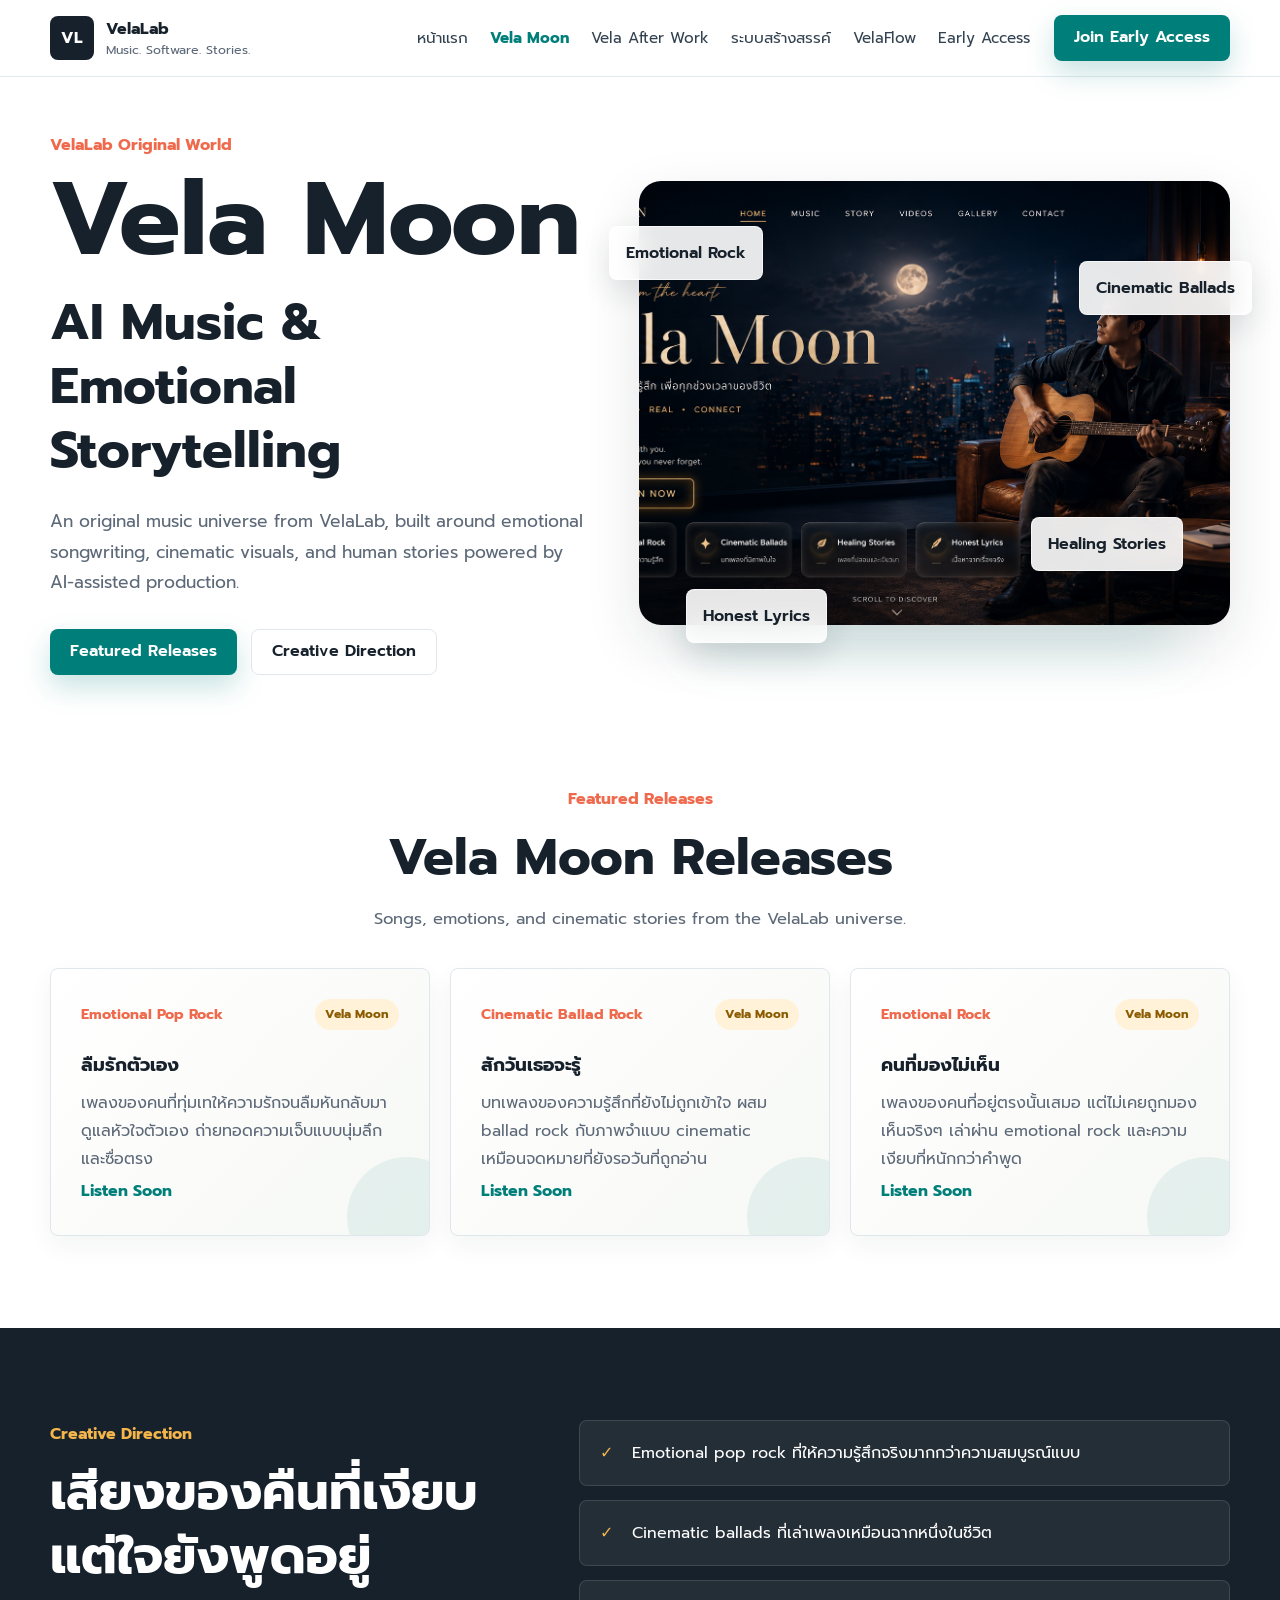
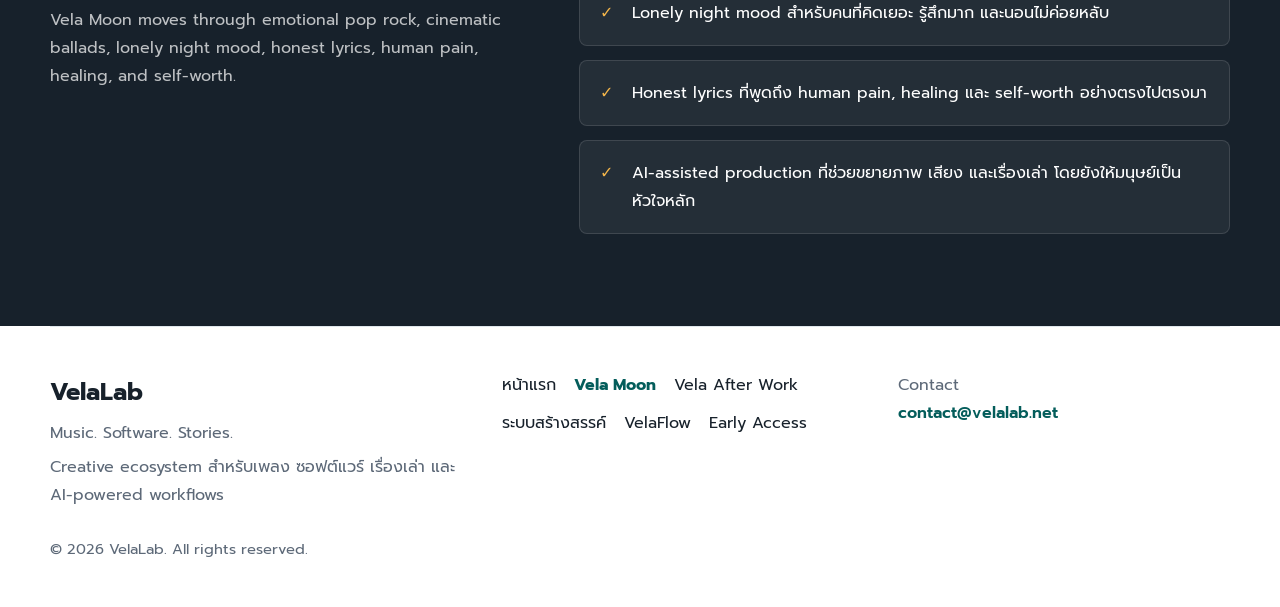
<file: velamoon.html>
<!doctype html>
<html lang="th">
  <head>
    <meta charset="utf-8" />
    <meta name="viewport" content="width=device-width, initial-scale=1" />
    <title>Vela Moon | AI Music & Emotional Storytelling</title>
    <meta
      name="description"
      content="Vela Moon คือ original music universe จาก VelaLab ที่ผสม emotional songwriting, cinematic visuals และ AI-assisted production"
    />
    <meta name="author" content="VelaLab" />
    <meta property="og:title" content="Vela Moon | AI Music & Emotional Storytelling" />
    <meta
      property="og:description"
      content="An original music universe from VelaLab, built around emotional songwriting, cinematic visuals, and human stories powered by AI-assisted production."
    />
    <meta property="og:type" content="website" />
    <meta property="og:url" content="https://velalab.net/velamoon.html" />
    <meta property="og:image" content="assets/vela-moon-hero.png" />
    <link rel="canonical" href="https://velalab.net/velamoon.html" />
    <link rel="preconnect" href="https://fonts.googleapis.com" />
    <link rel="preconnect" href="https://fonts.gstatic.com" crossorigin />
    <link
      href="https://fonts.googleapis.com/css2?family=Prompt:wght@300;400;500;600;700&display=swap"
      rel="stylesheet"
    />
    <link rel="stylesheet" href="styles.css" />
  </head>
  <body>
    <header class="site-header">
      <nav class="nav" aria-label="เมนูหลัก">
        <a class="brand" href="index.html#home" aria-label="VelaLab หน้าแรก">
          <span class="brand-mark">VL</span>
          <span>
            <strong>VelaLab</strong>
            <small>Music. Software. Stories.</small>
          </span>
        </a>
        <button class="nav-toggle" type="button" aria-label="เปิดเมนู" aria-expanded="false">
          <span></span>
          <span></span>
          <span></span>
        </button>
        <div class="nav-links">
          <a href="index.html#home">หน้าแรก</a>
          <a class="active" href="velamoon.html" aria-current="page">Vela Moon</a>
          <a href="vela-after-work.html">Vela After Work</a>
          <a href="index.html#services">ระบบสร้างสรรค์</a>
          <a href="velaflow.html">VelaFlow</a>
          <a href="index.html#contact">Early Access</a>
        </div>
        <a class="nav-cta" href="index.html#contact">Join Early Access</a>
      </nav>
    </header>

    <main>
      <section class="hero section subpage-hero" id="home">
        <div class="hero-copy">
          <p class="eyebrow">VelaLab Original World</p>
          <h1>Vela Moon</h1>
          <h2>AI Music & Emotional Storytelling</h2>
          <p class="hero-text">
            An original music universe from VelaLab, built around emotional songwriting,
            cinematic visuals, and human stories powered by AI-assisted production.
          </p>
          <div class="hero-actions">
            <a class="button primary" href="#releases">Featured Releases</a>
            <a class="button secondary" href="#direction">Creative Direction</a>
          </div>
        </div>
        <div class="hero-visual" aria-label="Vela Moon emotional music universe">
          <img src="assets/vela-moon-hero.png" alt="Vela Moon music universe with cinematic AI creative production" />
          <div class="floating-card card-one">Emotional Rock</div>
          <div class="floating-card card-two">Cinematic Ballads</div>
          <div class="floating-card card-three">Honest Lyrics</div>
          <div class="floating-card card-four">Healing Stories</div>
        </div>
      </section>

      <section class="section vela-releases-section" id="releases" aria-labelledby="velamoon-releases-title">
        <div class="section-heading ecosystem-heading">
          <p class="eyebrow">Featured Releases</p>
          <h2 id="velamoon-releases-title">Vela Moon Releases</h2>
          <p>Songs, emotions, and cinematic stories from the VelaLab universe.</p>
        </div>
        <div class="grid ecosystem-grid">
          <article class="card ecosystem-card release-card">
            <div class="release-meta">
              <span>Emotional Pop Rock</span>
              <b>Vela Moon</b>
            </div>
            <h3>ลืมรักตัวเอง</h3>
            <p>
              เพลงของคนที่ทุ่มเทให้ความรักจนลืมหันกลับมาดูแลหัวใจตัวเอง
              ถ่ายทอดความเจ็บแบบนุ่มลึกและซื่อตรง
            </p>
            <a href="#releases">Listen Soon</a>
          </article>
          <article class="card ecosystem-card release-card">
            <div class="release-meta">
              <span>Cinematic Ballad Rock</span>
              <b>Vela Moon</b>
            </div>
            <h3>สักวันเธอจะรู้</h3>
            <p>
              บทเพลงของความรู้สึกที่ยังไม่ถูกเข้าใจ ผสม ballad rock กับภาพจำแบบ cinematic
              เหมือนจดหมายที่ยังรอวันที่ถูกอ่าน
            </p>
            <a href="#releases">Listen Soon</a>
          </article>
          <article class="card ecosystem-card release-card">
            <div class="release-meta">
              <span>Emotional Rock</span>
              <b>Vela Moon</b>
            </div>
            <h3>คนที่มองไม่เห็น</h3>
            <p>
              เพลงของคนที่อยู่ตรงนั้นเสมอ แต่ไม่เคยถูกมองเห็นจริงๆ
              เล่าผ่าน emotional rock และความเงียบที่หนักกว่าคำพูด
            </p>
            <a href="#releases">Listen Soon</a>
          </article>
        </div>
      </section>

      <section class="section why-section" id="direction">
        <div class="why-layout">
          <div>
            <p class="eyebrow">Creative Direction</p>
            <h2>เสียงของคืนที่เงียบ แต่ใจยังพูดอยู่</h2>
            <p class="direction-intro">
              Vela Moon moves through emotional pop rock, cinematic ballads, lonely night mood,
              honest lyrics, human pain, healing, and self-worth.
            </p>
          </div>
          <ul class="why-list">
            <li>Emotional pop rock ที่ให้ความรู้สึกจริงมากกว่าความสมบูรณ์แบบ</li>
            <li>Cinematic ballads ที่เล่าเพลงเหมือนฉากหนึ่งในชีวิต</li>
            <li>Lonely night mood สำหรับคนที่คิดเยอะ รู้สึกมาก และนอนไม่ค่อยหลับ</li>
            <li>Honest lyrics ที่พูดถึง human pain, healing และ self-worth อย่างตรงไปตรงมา</li>
            <li>AI-assisted production ที่ช่วยขยายภาพ เสียง และเรื่องเล่า โดยยังให้มนุษย์เป็นหัวใจหลัก</li>
          </ul>
        </div>
      </section>
    </main>

    <footer class="footer">
      <div class="footer-brand">
        <h2>VelaLab</h2>
        <p>Music. Software. Stories.</p>
        <p>Creative ecosystem สำหรับเพลง ซอฟต์แวร์ เรื่องเล่า และ AI-powered workflows</p>
      </div>
      <div class="footer-links">
        <a href="index.html#home">หน้าแรก</a>
        <a class="active" href="velamoon.html" aria-current="page">Vela Moon</a>
        <a href="vela-after-work.html">Vela After Work</a>
        <a href="index.html#services">ระบบสร้างสรรค์</a>
        <a href="velaflow.html">VelaFlow</a>
        <a href="index.html#contact">Early Access</a>
      </div>
      <div class="footer-contact">
        <p>Contact</p>
        <a href="mailto:contact@velalab.net">contact@velalab.net</a>
      </div>
      <p class="copyright">© 2026 VelaLab. All rights reserved.</p>
    </footer>

    <script src="script.js"></script>
  </body>
</html>
</file>
<file: styles.css>
:root {
  --ink: #17212b;
  --muted: #5d6978;
  --line: #dfe7ec;
  --paper: #ffffff;
  --soft: #f6f8f4;
  --teal: #007f7a;
  --teal-dark: #045d5b;
  --coral: #ef6a4c;
  --gold: #f4b64a;
  --shadow: 0 20px 55px rgba(23, 33, 43, 0.12);
}

* {
  box-sizing: border-box;
}

html {
  scroll-behavior: smooth;
}

body {
  margin: 0;
  font-family: "Prompt", system-ui, sans-serif;
  color: var(--ink);
  background: var(--paper);
  line-height: 1.75;
  text-rendering: optimizeLegibility;
}

a {
  color: inherit;
  text-decoration: none;
}

img {
  display: block;
  max-width: 100%;
}

.site-header {
  position: sticky;
  top: 0;
  z-index: 20;
  background: rgba(255, 255, 255, 0.88);
  border-bottom: 1px solid rgba(223, 231, 236, 0.86);
  backdrop-filter: blur(18px);
}

.nav {
  width: min(1180px, calc(100% - 32px));
  min-height: 76px;
  margin: 0 auto;
  display: flex;
  align-items: center;
  gap: 24px;
}

.brand {
  display: inline-flex;
  align-items: center;
  gap: 12px;
  margin-right: auto;
}

.brand-mark {
  width: 44px;
  height: 44px;
  display: grid;
  place-items: center;
  border-radius: 8px;
  background: var(--ink);
  color: #fff;
  font-weight: 700;
}

.brand strong,
.brand small {
  display: block;
}

.brand small {
  margin-top: -4px;
  color: var(--muted);
  font-size: 0.78rem;
}

.nav-links {
  display: flex;
  align-items: center;
  gap: 22px;
  color: #334250;
  font-size: 0.95rem;
}

.nav-links a {
  transition: color 0.2s ease;
}

.nav-links a:hover {
  color: var(--teal);
}

.nav-links a.active {
  color: var(--teal);
  font-weight: 700;
}

.nav-cta,
.button {
  display: inline-flex;
  align-items: center;
  justify-content: center;
  min-height: 46px;
  padding: 11px 20px;
  border-radius: 8px;
  font-weight: 600;
  line-height: 1.35;
  transition: transform 0.2s ease, box-shadow 0.2s ease, background 0.2s ease;
}

.nav-cta,
.button.primary {
  background: var(--teal);
  color: #fff;
  box-shadow: 0 12px 28px rgba(0, 127, 122, 0.22);
}

.button.secondary {
  border: 1px solid var(--line);
  background: #fff;
  color: var(--ink);
}

.nav-cta:hover,
.button:hover {
  transform: translateY(-2px);
}

.nav-toggle {
  display: none;
  width: 44px;
  height: 44px;
  border: 1px solid var(--line);
  border-radius: 8px;
  background: #fff;
  padding: 10px;
}

.nav-toggle span {
  display: block;
  height: 2px;
  margin: 5px 0;
  background: var(--ink);
}

.section {
  width: min(1180px, calc(100% - 32px));
  margin: 0 auto;
  padding: 92px 0;
}

.hero {
  min-height: calc(100vh - 76px);
  display: grid;
  grid-template-columns: minmax(0, 0.95fr) minmax(360px, 1.05fr);
  gap: 54px;
  align-items: center;
  padding-top: 54px;
}

.subpage-hero {
  min-height: auto;
  padding-bottom: 76px;
}

.eyebrow {
  margin: 0 0 12px;
  color: var(--coral);
  font-weight: 700;
  letter-spacing: 0;
}

.hero h1 {
  margin: 0;
  font-size: clamp(3.6rem, 8vw, 7.6rem);
  line-height: 0.95;
  letter-spacing: 0;
}

.hero h2,
.section-heading h2,
.why-layout h2,
.contact-panel h2 {
  margin: 0;
  font-size: clamp(2rem, 4vw, 3.6rem);
  line-height: 1.25;
  letter-spacing: 0;
}

.hero h2 {
  max-width: 680px;
  margin-top: 22px;
}

.hero-text {
  max-width: 640px;
  margin: 24px 0 0;
  color: var(--muted);
  font-size: 1.08rem;
}

.hero-actions {
  display: flex;
  flex-wrap: wrap;
  gap: 14px;
  margin-top: 32px;
}

.hero-visual {
  position: relative;
  border-radius: 22px;
  overflow: visible;
}

.hero-visual img {
  width: 100%;
  aspect-ratio: 4 / 3;
  object-fit: cover;
  border-radius: 22px;
  box-shadow: var(--shadow);
}

.hero-visual::after {
  content: "";
  position: absolute;
  inset: auto 10% -22px 10%;
  height: 40px;
  background: rgba(0, 127, 122, 0.18);
  filter: blur(26px);
  z-index: -1;
}

.floating-card {
  position: absolute;
  min-width: 120px;
  padding: 12px 16px;
  border: 1px solid rgba(255, 255, 255, 0.7);
  border-radius: 8px;
  background: rgba(255, 255, 255, 0.9);
  box-shadow: 0 12px 30px rgba(23, 33, 43, 0.12);
  color: var(--ink);
  font-weight: 600;
  text-align: center;
  backdrop-filter: blur(14px);
}

.card-one {
  top: 10%;
  left: -30px;
}

.card-two {
  right: -22px;
  top: 18%;
}

.card-three {
  left: 8%;
  bottom: -18px;
}

.card-four {
  right: 8%;
  bottom: 12%;
}

.section-heading {
  max-width: 780px;
  margin-bottom: 34px;
}

.section-heading p:not(.eyebrow) {
  margin: 16px 0 0;
  color: var(--muted);
  font-size: 1.03rem;
}

.ecosystem-section {
  padding-top: 34px;
}

.featured-world-section {
  padding-top: 34px;
}

.vela-releases-section {
  padding-top: 34px;
}

.ecosystem-heading {
  text-align: center;
  margin-right: auto;
  margin-left: auto;
}

.ecosystem-subtitle {
  color: var(--ink) !important;
  font-size: clamp(1.1rem, 2vw, 1.45rem) !important;
  font-weight: 600;
}

.grid {
  display: grid;
  gap: 18px;
}

.services-grid {
  grid-template-columns: repeat(4, 1fr);
}

.showcase-grid {
  grid-template-columns: repeat(3, 1fr);
}

.ecosystem-grid {
  grid-template-columns: repeat(3, 1fr);
  gap: 20px;
}

.card {
  border: 1px solid var(--line);
  border-radius: 8px;
  background: #fff;
  box-shadow: 0 10px 26px rgba(23, 33, 43, 0.05);
}

.service-card,
.showcase-card {
  padding: 26px;
}

.ecosystem-card {
  position: relative;
  min-height: 268px;
  padding: 30px;
  overflow: hidden;
  background:
    linear-gradient(135deg, rgba(255, 255, 255, 0.98), rgba(246, 248, 244, 0.94)),
    #fff;
}

.ecosystem-card::after {
  content: "";
  position: absolute;
  right: -38px;
  bottom: -42px;
  width: 120px;
  height: 120px;
  border-radius: 999px;
  background: rgba(0, 127, 122, 0.08);
}

.ecosystem-icon {
  width: 48px;
  height: 48px;
  display: grid;
  place-items: center;
  margin-bottom: 22px;
  border-radius: 8px;
  background: var(--ink);
  color: #fff;
  font-size: 1.3rem;
  font-weight: 700;
}

.ecosystem-role {
  margin: 0 0 8px !important;
  color: var(--coral) !important;
  font-size: 0.9rem;
  font-weight: 700;
}

.ecosystem-card h3 {
  margin-bottom: 12px;
  font-size: 1.42rem;
}

.card-link {
  display: block;
  transition: transform 0.2s ease, box-shadow 0.2s ease;
}

.card-link:hover {
  transform: translateY(-3px);
  box-shadow: var(--shadow);
}

.featured-world-card {
  background:
    linear-gradient(135deg, rgba(255, 255, 255, 0.98), rgba(255, 248, 234, 0.88)),
    #fff;
}

.featured-world-card::after {
  background: rgba(239, 106, 76, 0.1);
}

.section-actions {
  display: flex;
  justify-content: center;
  flex-wrap: wrap;
  gap: 14px;
  margin-top: 28px;
}

.release-card {
  display: flex;
  flex-direction: column;
}

.release-meta {
  display: flex;
  flex-wrap: wrap;
  align-items: center;
  justify-content: space-between;
  gap: 10px;
  margin-bottom: 22px;
}

.release-meta span {
  color: var(--coral);
  font-weight: 700;
  font-size: 0.9rem;
}

.release-meta b {
  padding: 5px 10px;
  border-radius: 999px;
  background: #fff2d8;
  color: #8a5b00;
  font-size: 0.76rem;
}

.release-card a {
  margin-top: auto;
  color: var(--teal);
  font-weight: 700;
}

.module-card {
  min-height: 220px;
}

.episode-card {
  width: min(760px, 100%);
  margin: 0 auto;
}

.roadmap-grid {
  display: grid;
  grid-template-columns: repeat(3, 1fr);
  gap: 18px;
}

.roadmap-card {
  padding: 28px;
}

.roadmap-card span {
  display: inline-flex;
  margin-bottom: 16px;
  padding: 5px 10px;
  border-radius: 999px;
  background: #e5f4f1;
  color: var(--teal-dark);
  font-size: 0.82rem;
  font-weight: 700;
}

.roadmap-card h3 {
  margin: 0 0 10px;
  line-height: 1.35;
}

.roadmap-card p {
  margin: 0;
  color: var(--muted);
}

.icon {
  width: 42px;
  height: 42px;
  display: grid;
  place-items: center;
  margin-bottom: 18px;
  border-radius: 8px;
  background: #e5f4f1;
  color: var(--teal-dark);
  font-size: 1.2rem;
  font-weight: 700;
}

.card h3 {
  margin: 0 0 10px;
  font-size: 1.15rem;
  line-height: 1.45;
}

.card p {
  margin: 0;
  color: var(--muted);
}

.tools-band {
  width: 100%;
  max-width: none;
  padding: 92px max(16px, calc((100% - 1180px) / 2));
  background: var(--soft);
}

.tool-list {
  display: grid;
  grid-template-columns: repeat(3, 1fr);
  gap: 14px;
}

.tool-card {
  display: flex;
  align-items: center;
  justify-content: space-between;
  gap: 16px;
  min-height: 86px;
  padding: 20px 22px;
  border: 1px solid #d8e2df;
  border-radius: 8px;
  background: #fff;
}

.tool-card span {
  font-weight: 600;
}

.tool-card b {
  flex: 0 0 auto;
  padding: 5px 10px;
  border-radius: 999px;
  background: #fff2d8;
  color: #8a5b00;
  font-size: 0.78rem;
}

.showcase-card {
  display: flex;
  min-height: 208px;
  flex-direction: column;
}

.showcase-card a {
  margin-top: auto;
  color: var(--teal);
  font-weight: 700;
}

.why-section {
  width: 100%;
  max-width: none;
  padding: 92px max(16px, calc((100% - 1180px) / 2));
  background: #17212b;
  color: #fff;
}

.why-layout {
  display: grid;
  grid-template-columns: 0.85fr 1.15fr;
  gap: 48px;
  align-items: start;
}

.why-layout .eyebrow {
  color: var(--gold);
}

.why-list {
  margin: 0;
  padding: 0;
  list-style: none;
  display: grid;
  gap: 14px;
}

.why-list li {
  position: relative;
  padding: 18px 18px 18px 52px;
  border: 1px solid rgba(255, 255, 255, 0.12);
  border-radius: 8px;
  background: rgba(255, 255, 255, 0.06);
}

.why-list li::before {
  content: "✓";
  position: absolute;
  left: 20px;
  top: 18px;
  color: var(--gold);
  font-weight: 700;
}

.direction-intro {
  margin: 18px 0 0;
  color: rgba(255, 255, 255, 0.72);
}

.contact-section {
  padding-bottom: 108px;
}

.contact-panel {
  padding: clamp(32px, 6vw, 64px);
  border-radius: 8px;
  background: linear-gradient(135deg, #edf8f5 0%, #fff8ea 100%);
  border: 1px solid #d8e6df;
  text-align: center;
}

.contact-panel p:not(.eyebrow) {
  max-width: 760px;
  margin: 18px auto 28px;
  color: var(--muted);
}

.email-link {
  display: block;
  margin-top: 18px;
  color: var(--teal-dark);
  font-weight: 600;
  overflow-wrap: anywhere;
}

.footer {
  width: min(1180px, calc(100% - 32px));
  margin: 0 auto;
  padding: 44px 0;
  border-top: 1px solid var(--line);
  display: grid;
  grid-template-columns: 1.15fr 1fr 0.9fr;
  gap: 28px;
}

.footer h2,
.footer p {
  margin: 0;
}

.footer-brand p {
  margin-top: 6px;
  color: var(--muted);
}

.footer-links {
  display: flex;
  flex-wrap: wrap;
  gap: 10px 18px;
  align-content: start;
}

.footer-links a.active {
  color: var(--teal-dark);
  font-weight: 700;
}

.footer-contact p {
  color: var(--muted);
}

.footer-contact a {
  color: var(--teal-dark);
  font-weight: 600;
  overflow-wrap: anywhere;
}

.copyright {
  grid-column: 1 / -1;
  color: var(--muted);
  font-size: 0.92rem;
}

@media (max-width: 980px) {
  .nav {
    flex-wrap: wrap;
    padding: 14px 0;
  }

  .nav-toggle {
    display: block;
  }

  .nav-links,
  .nav-cta {
    display: none;
  }

  .nav.is-open .nav-links,
  .nav.is-open .nav-cta {
    display: flex;
  }

  .nav.is-open .nav-links {
    width: 100%;
    flex-direction: column;
    align-items: stretch;
    gap: 4px;
    padding-top: 10px;
  }

  .nav.is-open .nav-links a {
    padding: 10px 0;
  }

  .nav.is-open .nav-cta {
    width: 100%;
  }

  .hero {
    grid-template-columns: 1fr;
    min-height: auto;
    padding-top: 52px;
  }

  .hero-visual {
    max-width: 680px;
  }

  .services-grid,
  .showcase-grid,
  .ecosystem-grid,
  .roadmap-grid,
  .tool-list,
  .why-layout,
  .footer {
    grid-template-columns: 1fr 1fr;
  }

  .why-layout {
    gap: 28px;
  }
}

@media (max-width: 680px) {
  .nav {
    width: min(100% - 24px, 1180px);
  }

  .brand small {
    display: none;
  }

  .section,
  .footer {
    width: min(100% - 24px, 1180px);
  }

  .section,
  .tools-band,
  .why-section {
    padding-top: 66px;
    padding-bottom: 66px;
  }

  .hero {
    gap: 34px;
  }

  .hero h1 {
    font-size: clamp(3.2rem, 18vw, 4.5rem);
  }

  .hero h2,
  .section-heading h2,
  .why-layout h2,
  .contact-panel h2 {
    font-size: clamp(1.7rem, 9vw, 2.35rem);
  }

  .hero-actions,
  .section-actions,
  .hero-actions .button {
    width: 100%;
  }

  .section-actions .button {
    width: 100%;
  }

  .services-grid,
  .showcase-grid,
  .ecosystem-grid,
  .roadmap-grid,
  .tool-list,
  .why-layout,
  .footer {
    grid-template-columns: 1fr;
  }

  .hero-visual img {
    aspect-ratio: 1 / 1;
  }

  .floating-card {
    position: static;
    display: inline-flex;
    min-width: auto;
    margin: 10px 8px 0 0;
    font-size: 0.9rem;
  }

  .tool-card {
    align-items: flex-start;
    flex-direction: column;
  }
}
</file>
